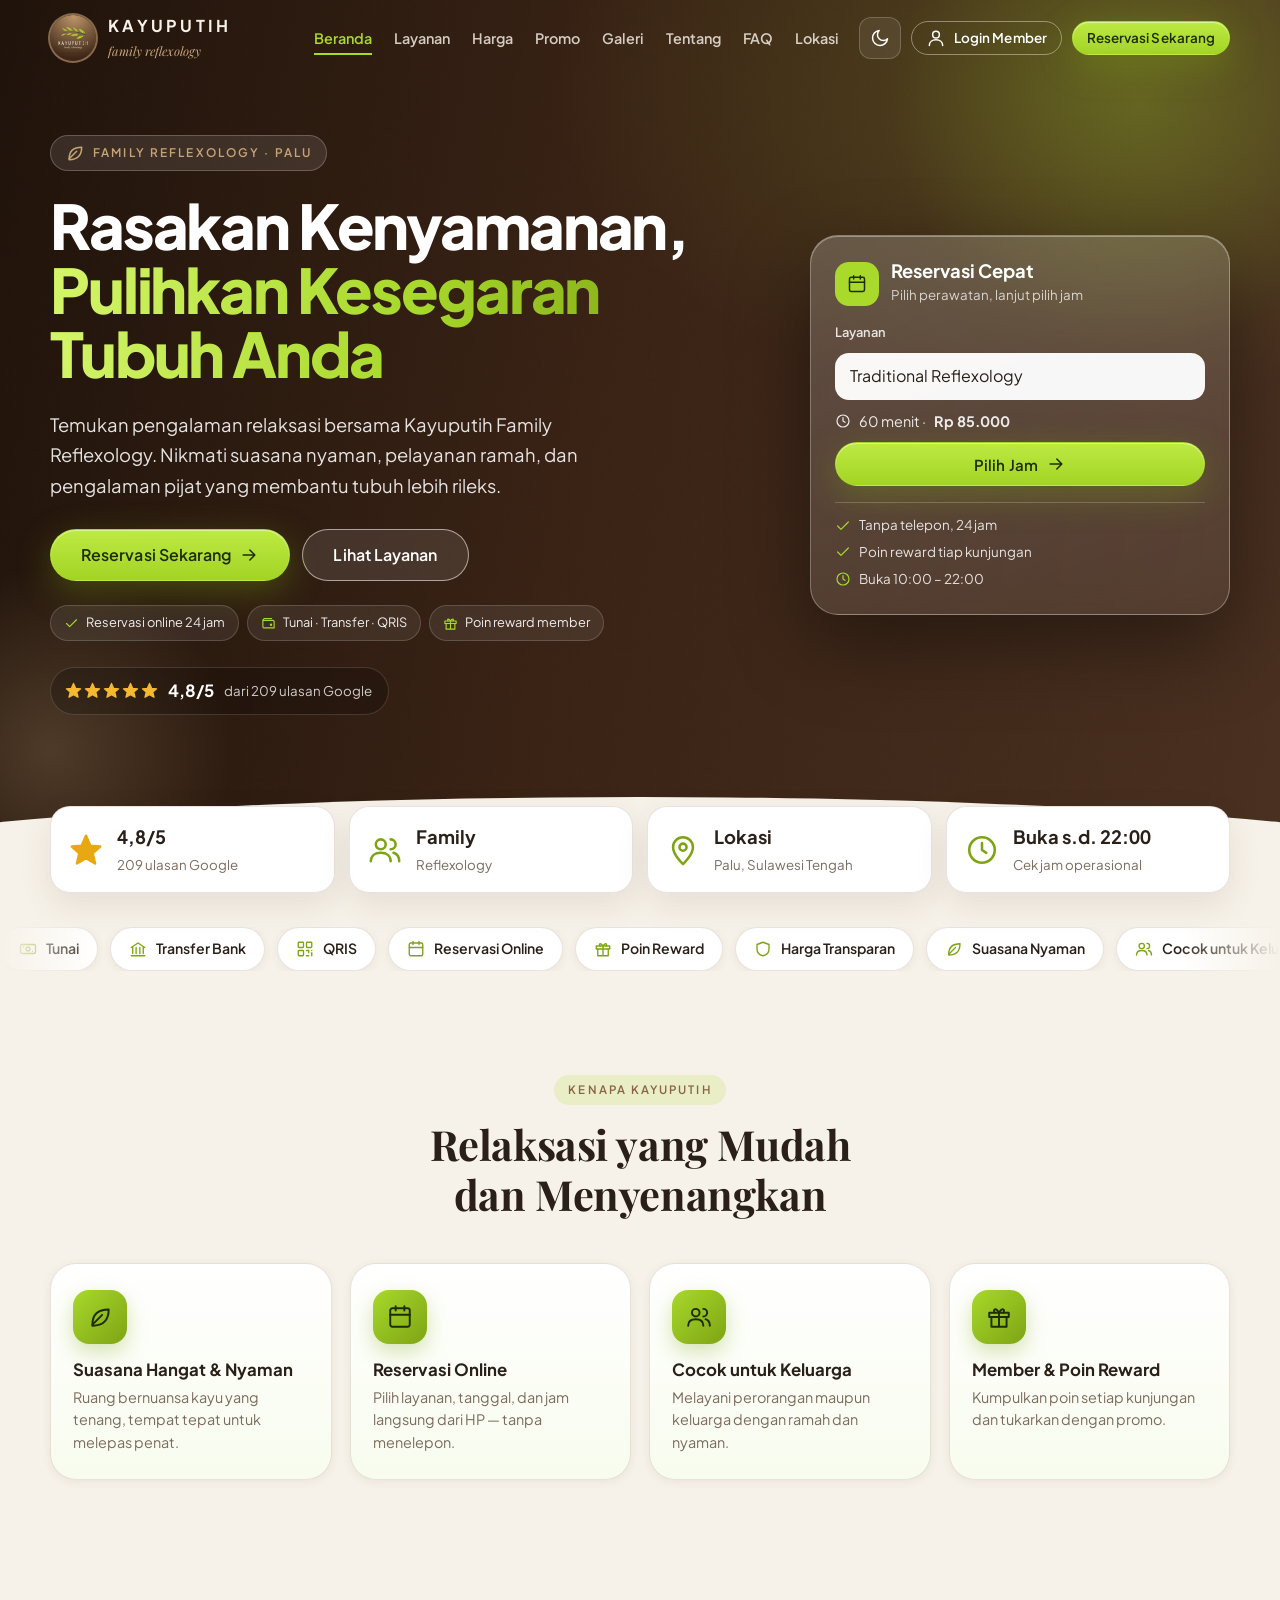
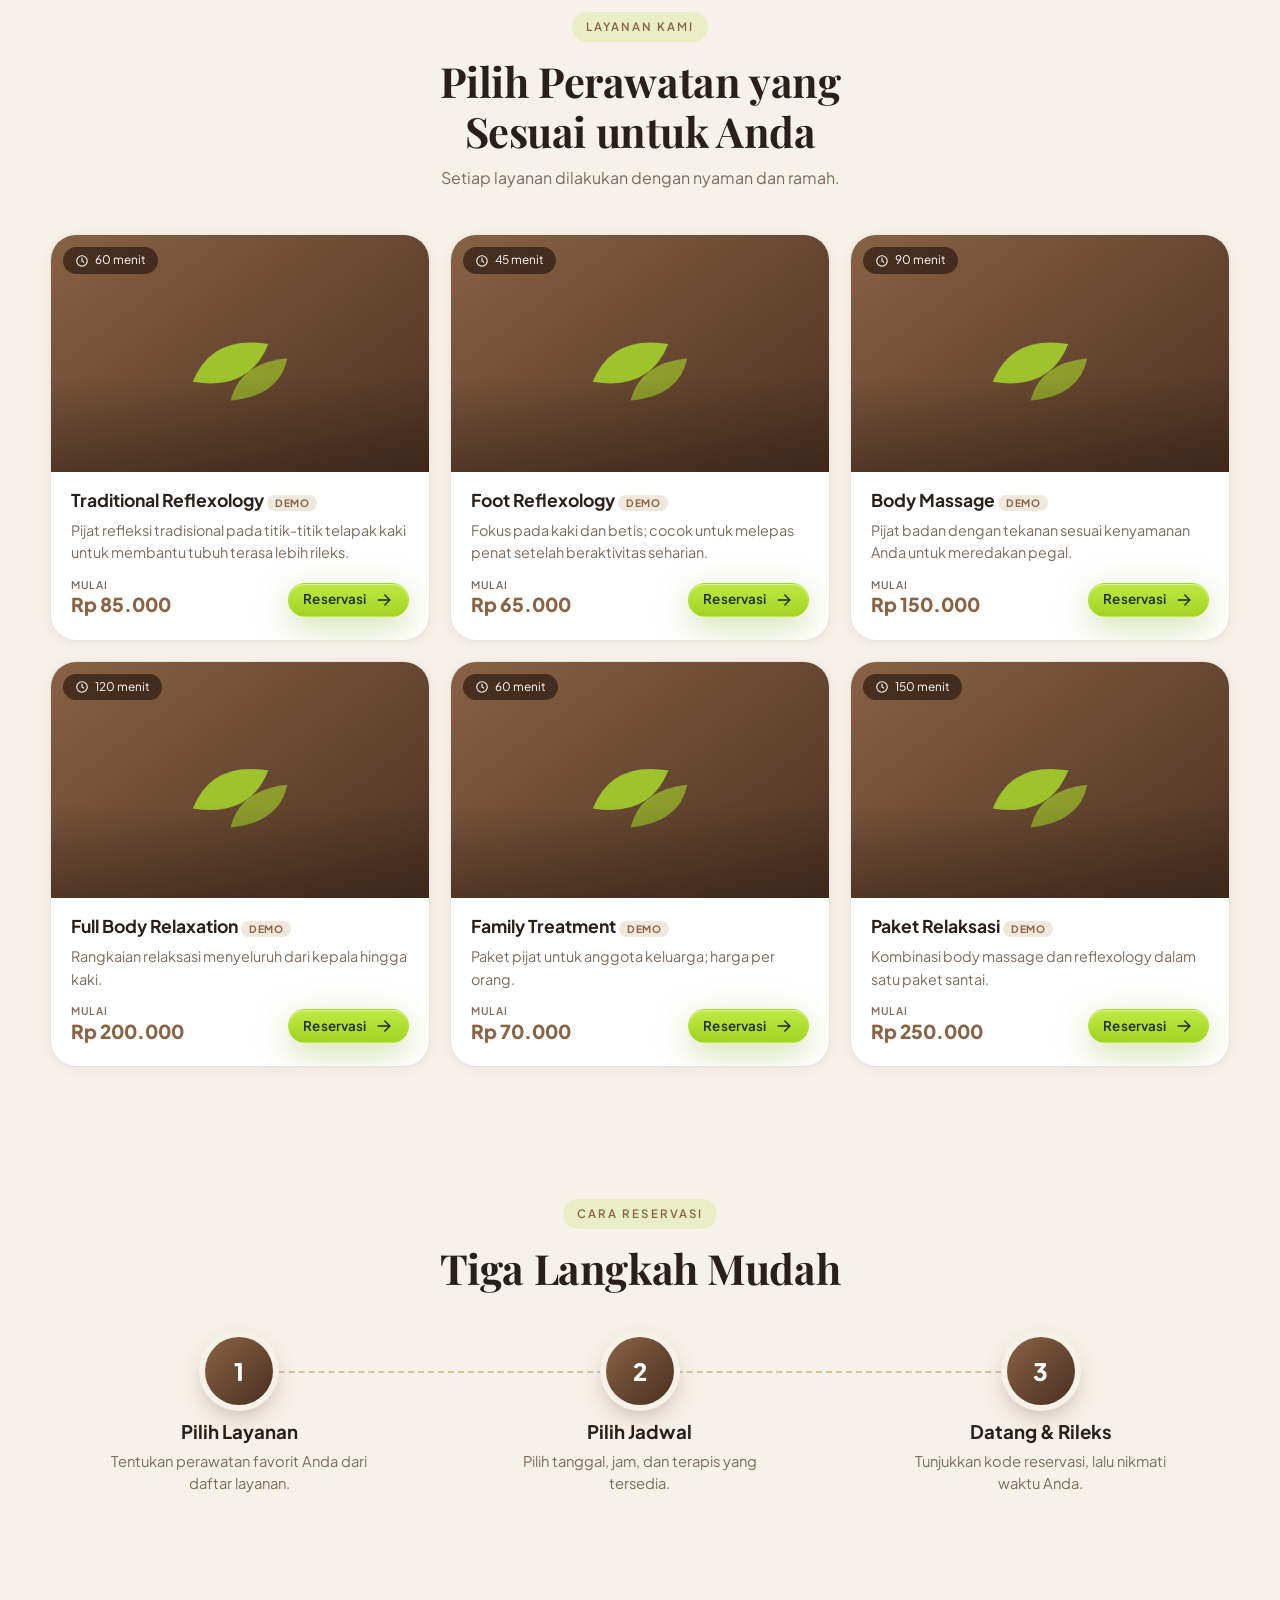
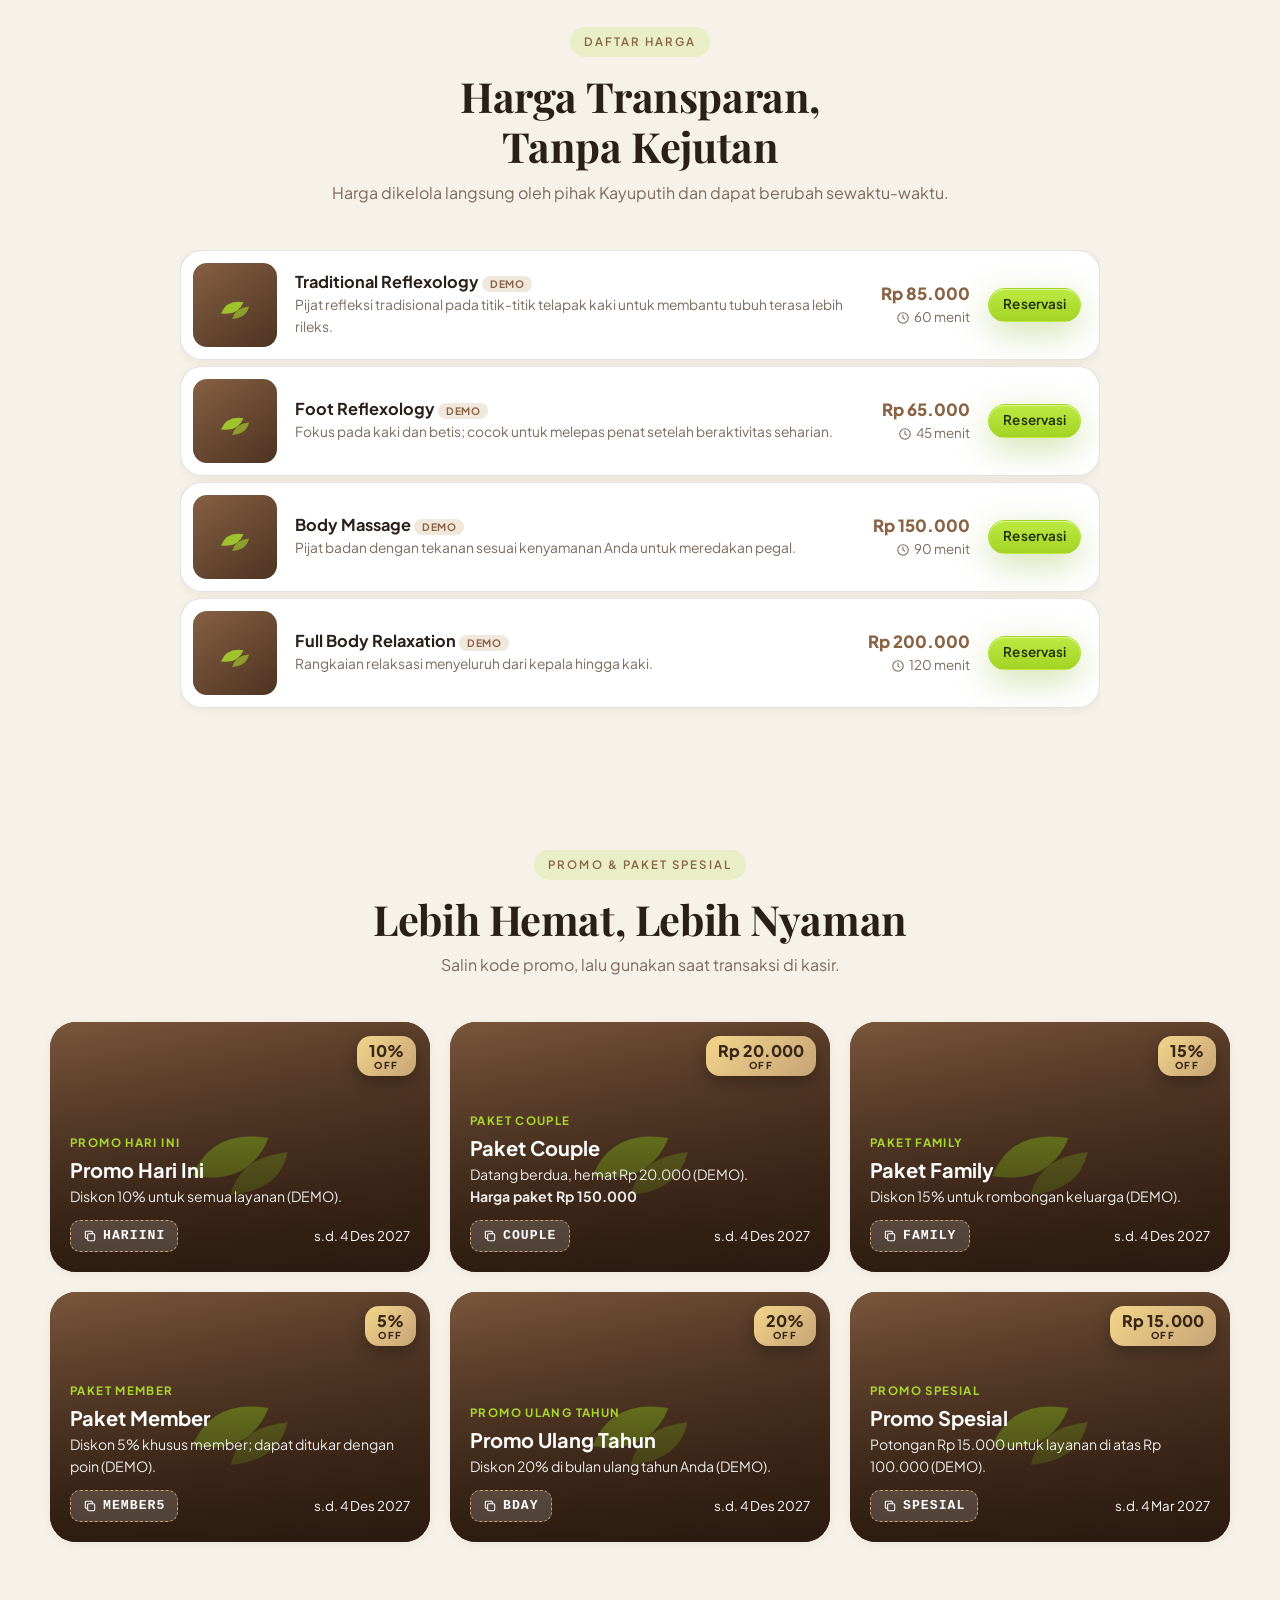
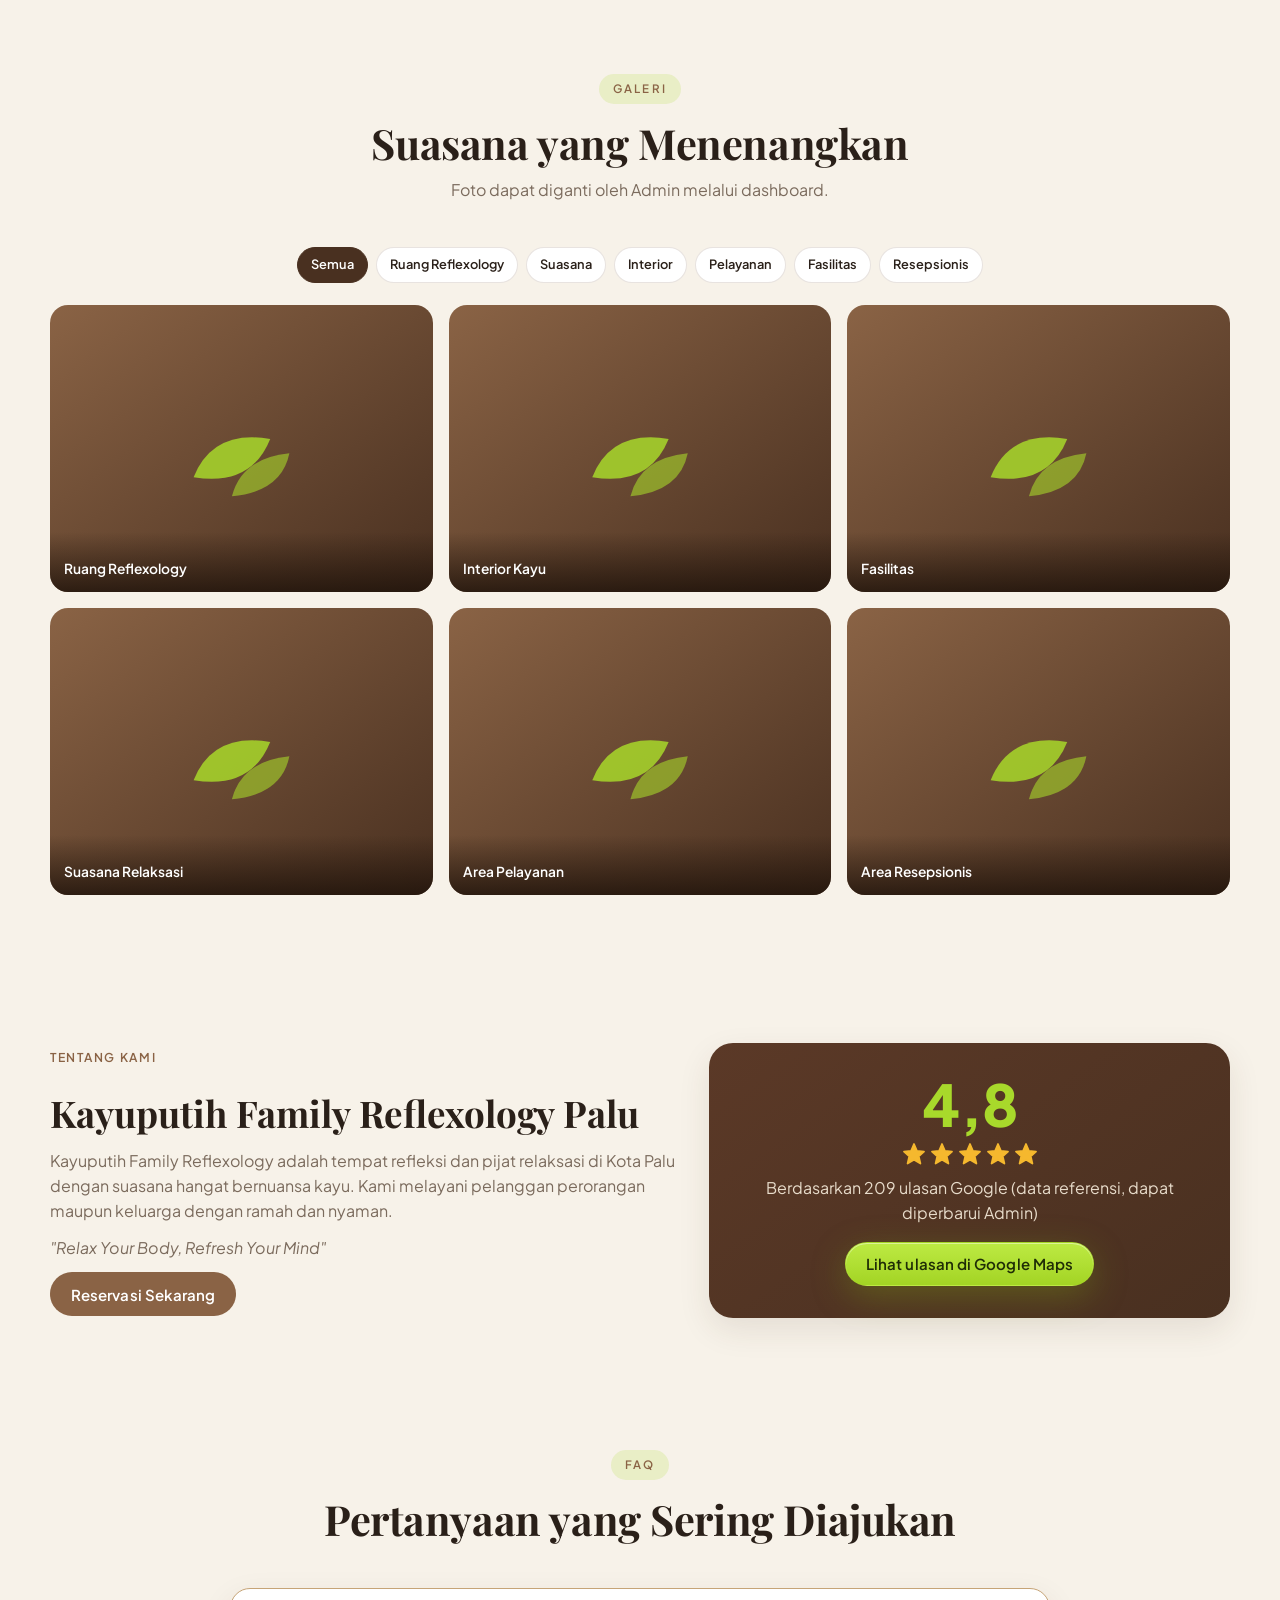
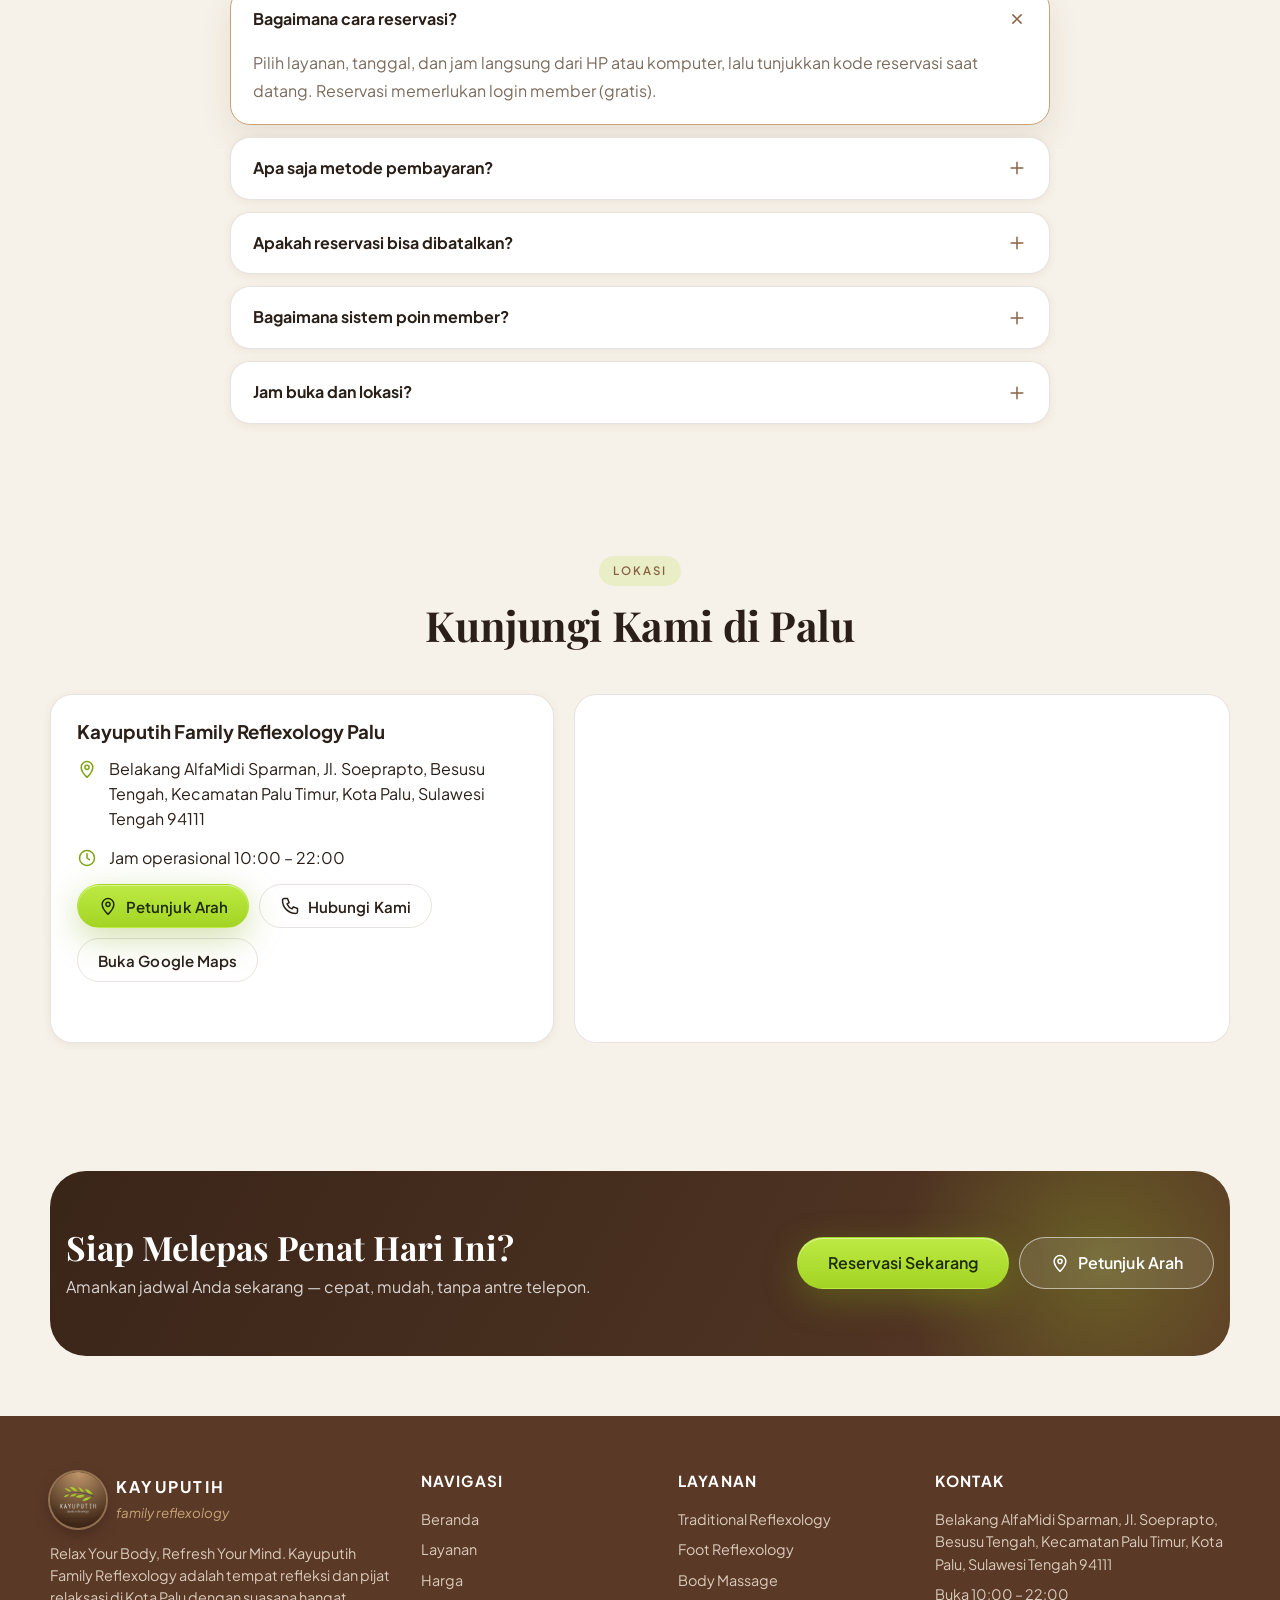
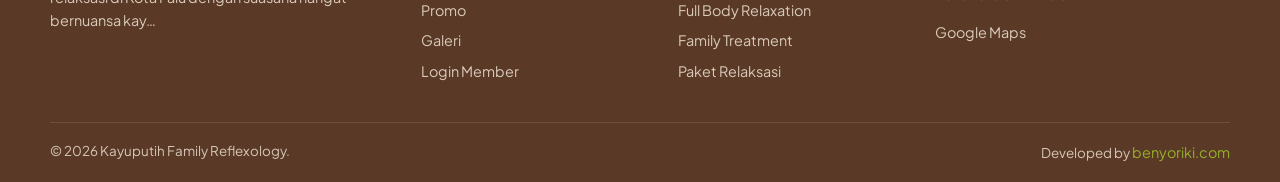
<file: index.html>
<!doctype html>
<html lang="id" data-theme="light">
<head>
<meta charset="utf-8">
<meta name="viewport" content="width=device-width, initial-scale=1, viewport-fit=cover">
<title>Kayuputih Family Reflexology Palu — Waktunya Tubuh Anda Relaks</title>
<meta name="description" content="Pijat refleksi & relaksasi nyaman untuk keluarga di Palu. Suasana hangat, terapis ramah, harga transparan. Reservasi online 24 jam, bayar tunai/transfer/QRIS, kumpulkan poin member. ⭐ 4,8/5 dari 209 ulasan Google.">
<meta name="theme-color" content="#493020">
<link rel="canonical" href="https://benyoriki.github.io/Pijat/">
<meta property="og:type" content="website">
<meta property="og:site_name" content="Kayuputih Family Reflexology Palu">
<meta property="og:locale" content="id_ID">
<meta property="og:url" content="https://benyoriki.github.io/Pijat/">
<meta property="og:title" content="🌿 Waktunya Tubuh Anda Relaks — Kayuputih Family Reflexology Palu">
<meta property="og:description" content="Pijat refleksi &amp; relaksasi nyaman untuk keluarga. ✓ Reservasi online 24 jam ✓ Tunai · Transfer · QRIS ✓ Poin reward member. ⭐ 4,8/5 (209 ulasan Google). Pesan sekarang!">
<meta property="og:image" content="https://benyoriki.github.io/Pijat/og-image.jpg">
<meta property="og:image:secure_url" content="https://benyoriki.github.io/Pijat/og-image.jpg">
<meta property="og:image:type" content="image/jpeg">
<meta property="og:image:width" content="1200">
<meta property="og:image:height" content="627">
<meta property="og:image:alt" content="Kayuputih Family Reflexology Palu — Waktunya tubuh Anda relaks">
<meta name="twitter:card" content="summary_large_image">
<meta name="twitter:title" content="Waktunya Tubuh Anda Relaks — Kayuputih Family Reflexology">
<meta name="twitter:description" content="Reflexology &amp; pijat relaksasi di Palu. Reservasi online 24 jam, poin reward member.">
<meta name="twitter:image" content="https://benyoriki.github.io/Pijat/og-image.jpg">

<script>try{document.documentElement.dataset.theme=localStorage.getItem('kp_theme')||'light';if(sessionStorage.getItem('kp_splash'))document.documentElement.classList.add('nosplash')}catch(e){}</script>
<link rel="manifest" href="manifest.webmanifest">
<link rel="icon" type="image/png" href="favicon.png">
<link rel="apple-touch-icon" href="apple-touch-icon.png">
<meta name="apple-mobile-web-app-capable" content="yes">
<meta name="mobile-web-app-capable" content="yes">
<meta name="apple-mobile-web-app-title" content="Kayuputih">
<link rel="preload" as="image" href="logo.png">
<link rel="preconnect" href="https://fonts.googleapis.com"><link rel="preconnect" href="https://fonts.gstatic.com" crossorigin>
<link rel="stylesheet" href="https://fonts.googleapis.com/css2?family=Plus+Jakarta+Sans:wght@400;500;600;700;800&family=Playfair+Display:ital,wght@0,600;0,700;1,600&display=swap">
<script src="pwa.js"></script>
<link rel="stylesheet" href="style.css">
<link rel="stylesheet" href="modern.css">
</head>
<body class="has-mbar">
<!-- Loading screen 4 detik (murni CSS agar selalu tertutup, bahkan bila JS gagal) -->
<div class="splash" id="splash" role="status" aria-live="polite" aria-label="Memuat Kayuputih">
  <i class="sp-leaf l1"></i><i class="sp-leaf l2"></i><i class="sp-leaf l3"></i><i class="sp-leaf l4"></i><i class="sp-leaf l5"></i>
  <div class="sp-c">
    <div class="sp-logo">
      <svg class="sp-ring" viewBox="0 0 120 120" aria-hidden="true"><circle class="trk" cx="60" cy="60" r="55"/><circle class="prg" cx="60" cy="60" r="55" pathLength="100"/></svg>
      <img src="icon-192.png" width="96" height="96" alt="Logo Kayuputih Family Reflexology">
    </div>
    <h2 class="sp-t">KAYUPUTIH</h2>
    <p class="sp-s">family reflexology · palu</p>
    <div class="sp-bar" aria-hidden="true"><i></i></div>
    <small class="sp-msg" id="spMsg">Menyiapkan suasana relaksasi…</small>
  </div>
</div>
<header class="site-header" id="hdr"></header>
<main id="site"></main>
<footer class="foot" id="foot"></footer>
<div class="mbar" id="mbar"></div>
<a class="wa-float" id="waFloat" href="#lokasi" aria-label="Hubungi via WhatsApp" hidden></a>
<script src="database.js"></script>
<script src="components.js"></script>
<script src="auth.js"></script>
<script src="script.js"></script>
</body>
</html>
</file>
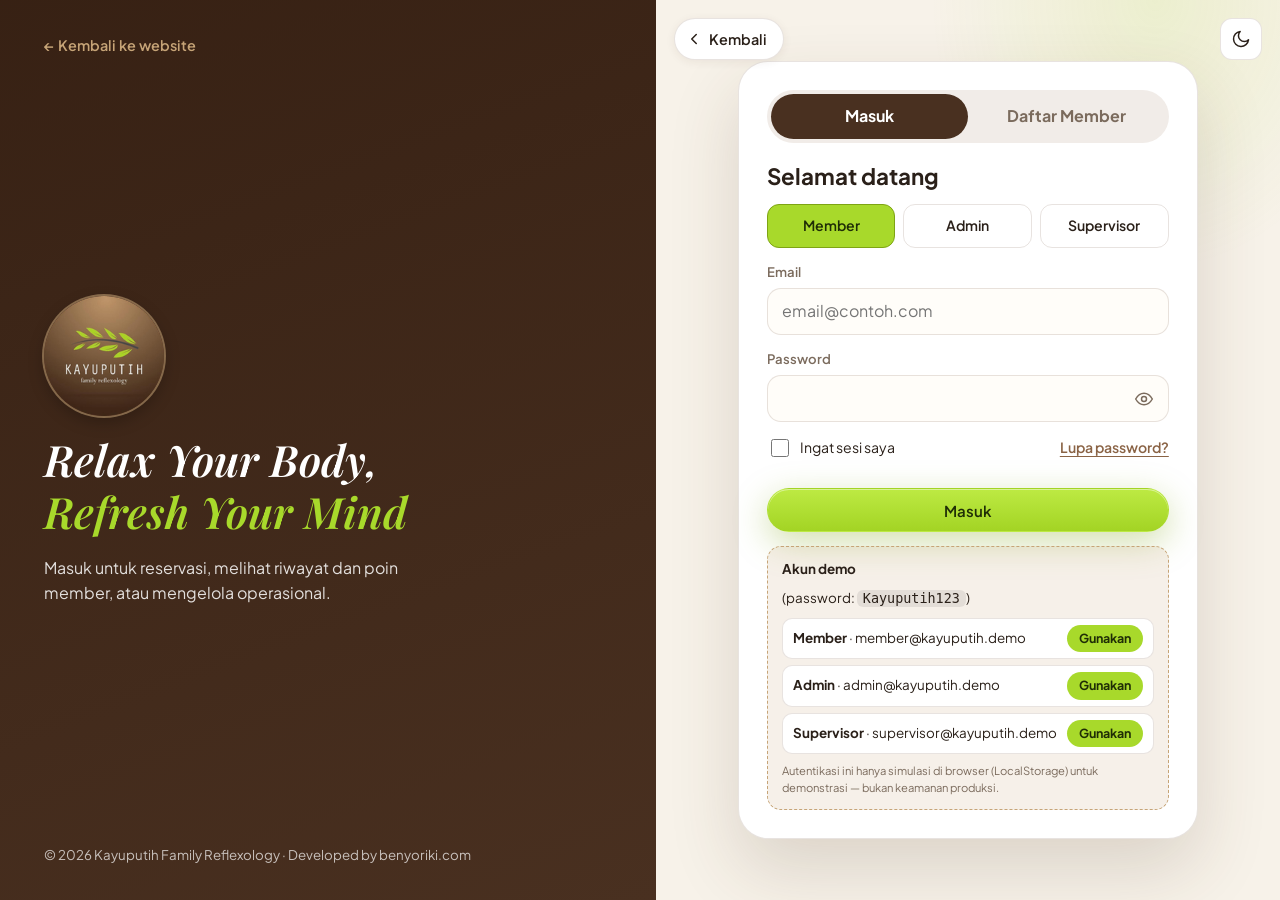
<file: admin.html>
<!doctype html>
<html lang="id" data-theme="light">
<head>
<meta charset="utf-8">
<meta name="viewport" content="width=device-width, initial-scale=1, viewport-fit=cover">
<title>Dashboard Admin · Kayuputih</title>
<meta name="theme-color" content="#493020">
<script>try{document.documentElement.dataset.theme=localStorage.getItem('kp_theme')||'light'}catch(e){}</script>
<link rel="manifest" href="manifest.webmanifest">
<link rel="icon" type="image/png" href="favicon.png">
<link rel="apple-touch-icon" href="apple-touch-icon.png">
<meta name="apple-mobile-web-app-capable" content="yes">
<meta name="mobile-web-app-capable" content="yes">
<meta name="apple-mobile-web-app-title" content="Kayuputih">
<link rel="preconnect" href="https://fonts.googleapis.com"><link rel="preconnect" href="https://fonts.gstatic.com" crossorigin>
<link rel="stylesheet" href="https://fonts.googleapis.com/css2?family=Plus+Jakarta+Sans:wght@400;500;600;700;800&family=Playfair+Display:ital,wght@0,600;0,700;1,600&display=swap">
<script src="pwa.js"></script>
<link rel="stylesheet" href="style.css">
<link rel="stylesheet" href="admin.css">
<link rel="stylesheet" href="modern.css">
</head>
<body>
<div id="app"></div>
<script src="database.js"></script>
<script src="components.js"></script>
<script src="auth.js"></script>
<script src="charts.js"></script>
<script src="receipt.js"></script>
<script src="admin.js"></script>
</body>
</html>
</file>
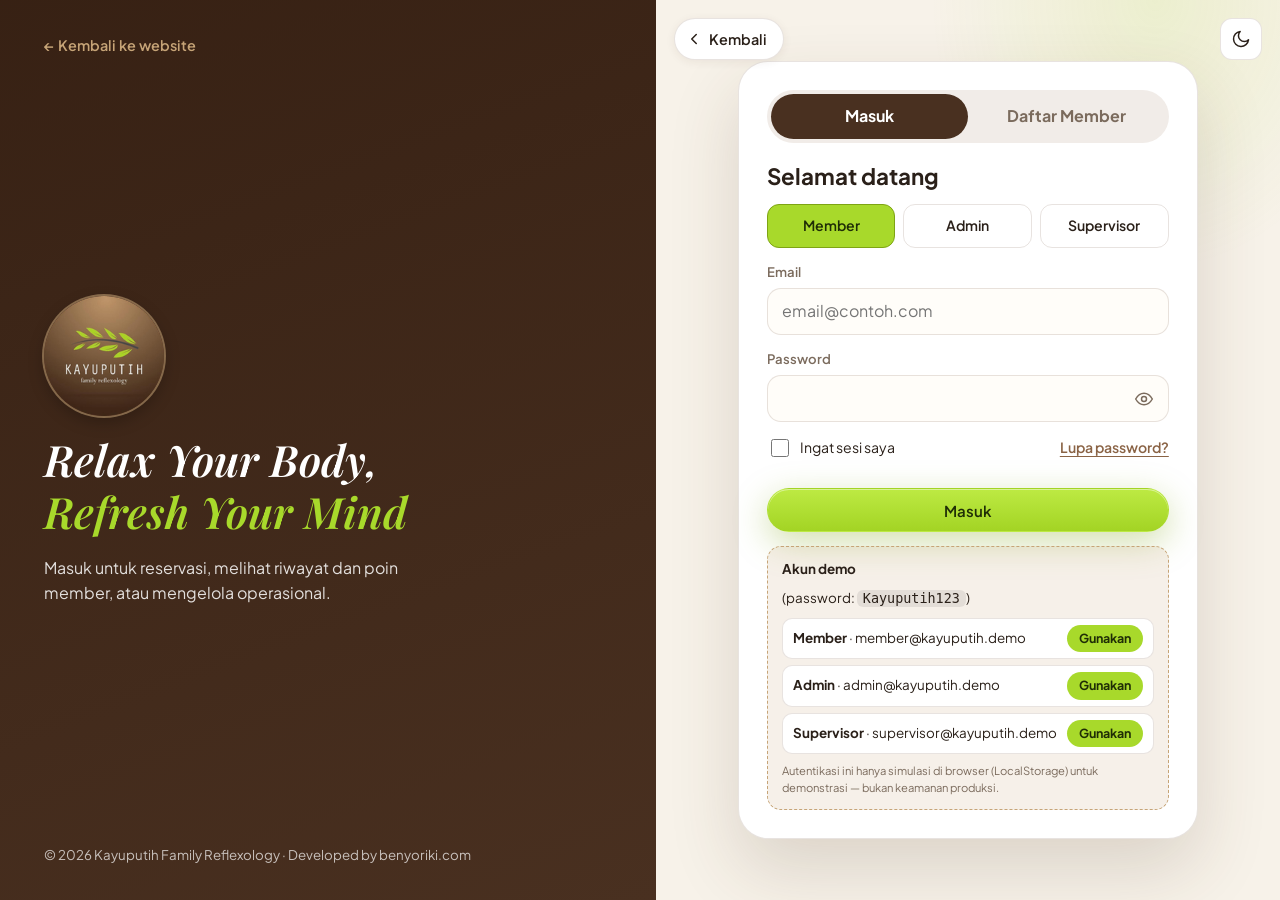
<file: login.html>
<!doctype html>
<html lang="id" data-theme="light">
<head>
<meta charset="utf-8">
<meta name="viewport" content="width=device-width, initial-scale=1, viewport-fit=cover">
<title>Masuk · Kayuputih Family Reflexology</title>
<meta name="theme-color" content="#493020">
<script>try{document.documentElement.dataset.theme=localStorage.getItem('kp_theme')||'light'}catch(e){}</script>
<link rel="manifest" href="manifest.webmanifest">
<link rel="icon" type="image/png" href="favicon.png">
<link rel="apple-touch-icon" href="apple-touch-icon.png">
<meta name="apple-mobile-web-app-capable" content="yes">
<meta name="mobile-web-app-capable" content="yes">
<meta name="apple-mobile-web-app-title" content="Kayuputih">
<link rel="preconnect" href="https://fonts.googleapis.com"><link rel="preconnect" href="https://fonts.gstatic.com" crossorigin>
<link rel="stylesheet" href="https://fonts.googleapis.com/css2?family=Plus+Jakarta+Sans:wght@400;500;600;700;800&family=Playfair+Display:ital,wght@0,600;0,700;1,600&display=swap">
<script src="pwa.js"></script>
<link rel="stylesheet" href="style.css">
<link rel="stylesheet" href="login.css">
<link rel="stylesheet" href="modern.css">
</head>
<body>
<div class="auth">
  <aside class="auth-brand">
    <a href="index.html" class="back">← Kembali ke website</a>
    <div class="ab-c"><div id="bLogo"></div><h1>Relax Your Body,<br><span>Refresh Your Mind</span></h1><p>Masuk untuk reservasi, melihat riwayat dan poin member, atau mengelola operasional.</p></div>
    <small>© 2026 Kayuputih Family Reflexology · Developed by benyoriki.com</small>
  </aside>
  <main class="auth-main">
    <a class="back-btn" href="index.html" id="backBtn" aria-label="Kembali ke website"><svg class="ic" viewBox="0 0 24 24" fill="none" stroke="currentColor" stroke-width="2" stroke-linecap="round" stroke-linejoin="round" aria-hidden="true"><path d="M15 18l-6-6 6-6"/></svg><span>Kembali</span></a>
    <button class="icon-btn theme" data-theme-toggle data-theme-ic aria-label="Ganti tema"></button>
    <div class="auth-card">
      <div class="tabs2" role="tablist"><button class="on" data-tab="login" role="tab">Masuk</button><button data-tab="register" role="tab">Daftar Member</button></div>
      <div id="notice" class="notice" hidden></div>

      <form id="loginForm" class="pane" novalidate>
        <h2>Selamat datang</h2>
        <div class="roles" role="radiogroup" aria-label="Pilih akses">
          <label><input type="radio" name="role" value="member" checked><span>Member</span></label>
          <label><input type="radio" name="role" value="admin"><span>Admin</span></label>
          <label><input type="radio" name="role" value="supervisor"><span>Supervisor</span></label>
        </div>
        <div class="field"><label for="email">Email</label><input class="input" id="email" type="email" autocomplete="username" placeholder="email@contoh.com" required></div>
        <div class="field"><label for="password">Password</label><div class="pw"><input class="input" id="password" type="password" autocomplete="current-password" required><button type="button" class="eye" data-eye aria-label="Tampilkan password"></button></div></div>
        <div class="between"><label class="chk"><input type="checkbox" id="remember"> Ingat sesi saya</label><button type="button" class="link" data-tab="forgot">Lupa password?</button></div>
        <div class="form-err" id="loginErr" role="alert"></div>
        <button class="btn btn-primary btn-block" type="submit">Masuk</button>
        <div class="demo"><b>Akun demo</b> <span>(password: <code>Kayuputih123</code>)</span><div id="demoList"></div><small>Autentikasi ini hanya simulasi di browser (LocalStorage) untuk demonstrasi — bukan keamanan produksi.</small></div>
      </form>

      <form id="regForm" class="pane" novalidate hidden>
        <h2>Daftar Member Baru</h2>
        <div class="field"><label for="rName">Nama lengkap</label><input class="input" id="rName" autocomplete="name" required></div>
        <div class="two"><div class="field"><label for="rPhone">Nomor HP</label><input class="input" id="rPhone" type="tel" autocomplete="tel" placeholder="081234567890" required></div><div class="field"><label for="rBirth">Tanggal lahir (opsional)</label><input class="input" id="rBirth" type="date"></div></div>
        <div class="field"><label for="rEmail">Email</label><input class="input" id="rEmail" type="email" autocomplete="email" required></div>
        <div class="two"><div class="field"><label for="rPass">Password</label><input class="input" id="rPass" type="password" autocomplete="new-password" required><small class="hint">Min. 8 karakter, huruf dan angka</small></div><div class="field"><label for="rConf">Ulangi password</label><input class="input" id="rConf" type="password" autocomplete="new-password" required></div></div>
        <div class="form-err" id="regErr" role="alert"></div>
        <button class="btn btn-primary btn-block" type="submit">Buat Akun</button>
      </form>

      <form id="forgotForm" class="pane" novalidate hidden>
        <h2>Lupa Password</h2>
        <p class="muted small">Simulasi lokal: kode 6 digit dibuat di browser dan ditampilkan di layar (tanpa server email). Pada versi produksi kode dikirim lewat email/WhatsApp.</p>
        <div id="fStep1"><div class="field"><label for="fEmail">Email akun</label><input class="input" id="fEmail" type="email" required></div><button class="btn btn-primary btn-block" type="button" id="fSend">Buat Kode Reset</button></div>
        <div id="fStep2" hidden><div class="notice ok" id="fCode"></div><div class="field"><label for="fCodeIn">Kode reset</label><input class="input" id="fCodeIn" inputmode="numeric" maxlength="6"></div><div class="field"><label for="fNew">Password baru</label><input class="input" id="fNew" type="password" autocomplete="new-password"></div><button class="btn btn-primary btn-block" type="button" id="fDone">Simpan Password Baru</button></div>
        <div class="form-err" id="fErr" role="alert"></div>
        <button type="button" class="link" data-tab="login">← Kembali ke login</button>
      </form>
    </div>
  </main>
</div>
<script src="database.js"></script>
<script src="components.js"></script>
<script src="auth.js"></script>
<script src="login.js"></script>
</body>
</html>
</file>
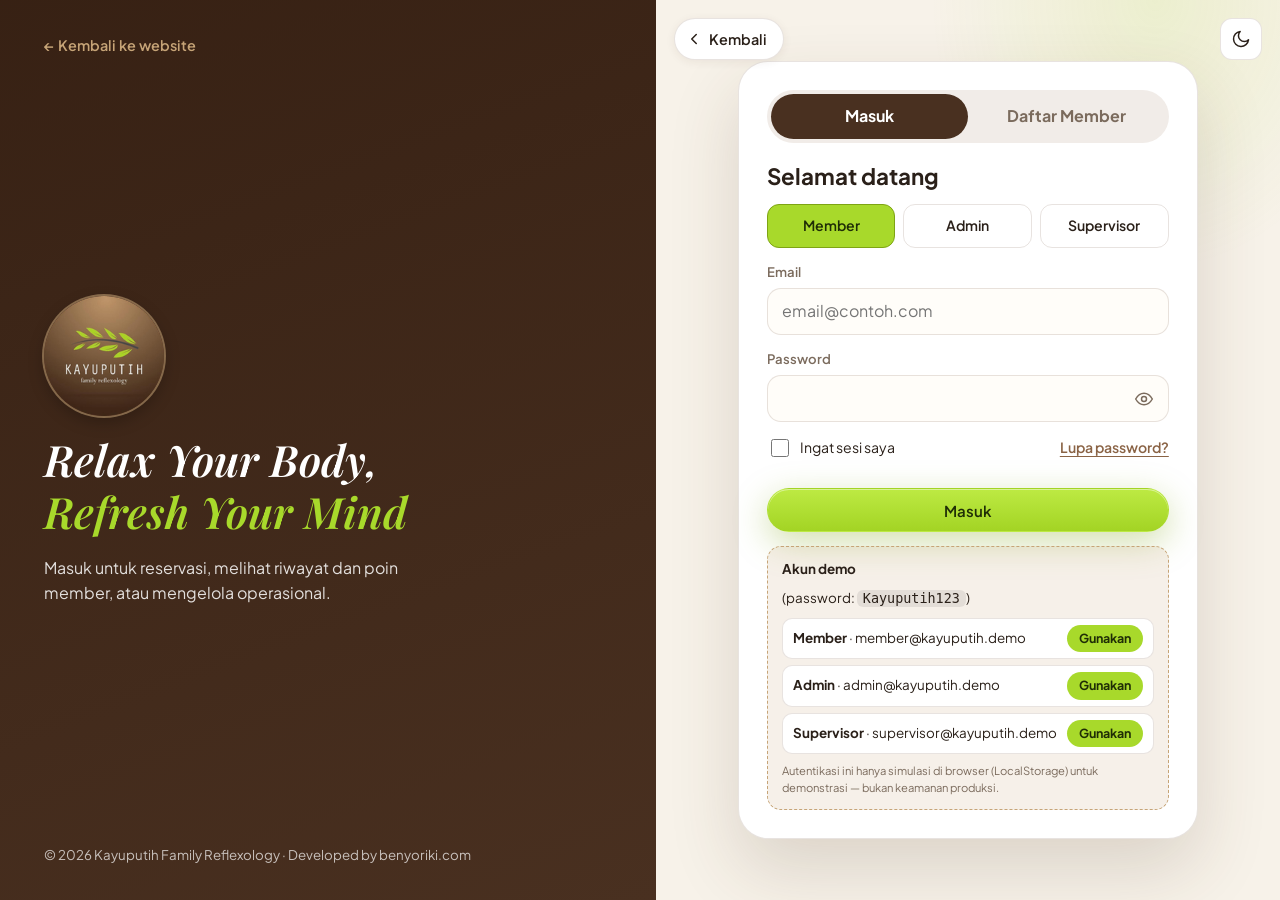
<file: member.html>
<!doctype html>
<html lang="id" data-theme="light">
<head>
<meta charset="utf-8">
<meta name="viewport" content="width=device-width, initial-scale=1, viewport-fit=cover">
<title>Dashboard Member · Kayuputih</title>
<meta name="theme-color" content="#493020">
<script>try{document.documentElement.dataset.theme=localStorage.getItem('kp_theme')||'light'}catch(e){}</script>
<link rel="manifest" href="manifest.webmanifest">
<link rel="icon" type="image/png" href="favicon.png">
<link rel="apple-touch-icon" href="apple-touch-icon.png">
<meta name="apple-mobile-web-app-capable" content="yes">
<meta name="mobile-web-app-capable" content="yes">
<meta name="apple-mobile-web-app-title" content="Kayuputih">
<link rel="preconnect" href="https://fonts.googleapis.com"><link rel="preconnect" href="https://fonts.gstatic.com" crossorigin>
<link rel="stylesheet" href="https://fonts.googleapis.com/css2?family=Plus+Jakarta+Sans:wght@400;500;600;700;800&family=Playfair+Display:ital,wght@0,600;0,700;1,600&display=swap">
<script src="pwa.js"></script>
<link rel="stylesheet" href="style.css">
<link rel="stylesheet" href="member.css">
<link rel="stylesheet" href="modern.css">
</head>
<body>
<div id="app"></div>
<script src="database.js"></script>
<script src="components.js"></script>
<script src="auth.js"></script>
<script src="receipt.js"></script>
<script src="member.js"></script>
</body>
</html>
</file>
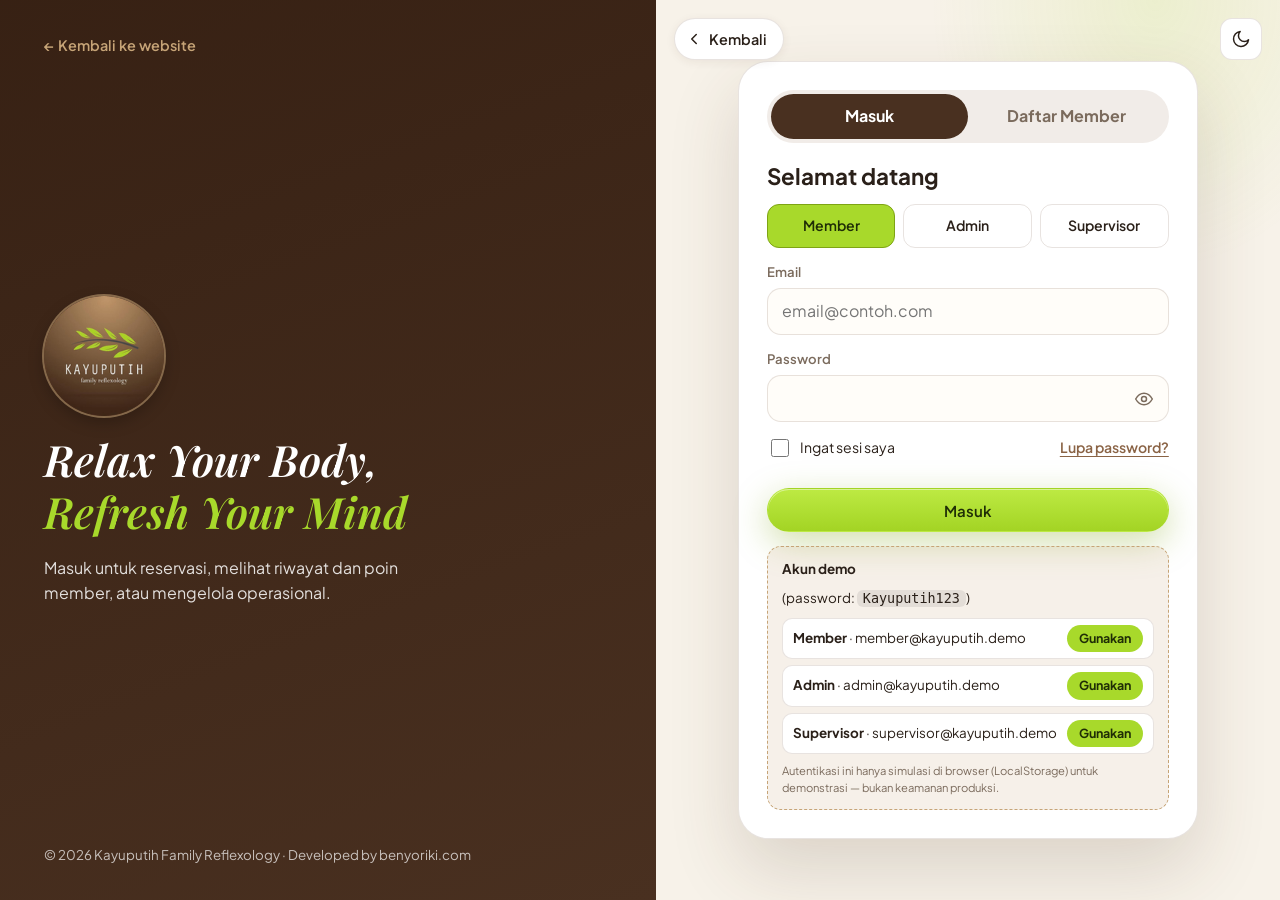
<file: supervisor.html>
<!doctype html>
<html lang="id" data-theme="light">
<head>
<meta charset="utf-8">
<meta name="viewport" content="width=device-width, initial-scale=1, viewport-fit=cover">
<title>Dashboard Supervisor · Kayuputih</title>
<meta name="theme-color" content="#493020">
<script>try{document.documentElement.dataset.theme=localStorage.getItem('kp_theme')||'light'}catch(e){}</script>
<link rel="manifest" href="manifest.webmanifest">
<link rel="icon" type="image/png" href="favicon.png">
<link rel="apple-touch-icon" href="apple-touch-icon.png">
<meta name="apple-mobile-web-app-capable" content="yes">
<meta name="mobile-web-app-capable" content="yes">
<meta name="apple-mobile-web-app-title" content="Kayuputih">
<link rel="preconnect" href="https://fonts.googleapis.com"><link rel="preconnect" href="https://fonts.gstatic.com" crossorigin>
<link rel="stylesheet" href="https://fonts.googleapis.com/css2?family=Plus+Jakarta+Sans:wght@400;500;600;700;800&family=Playfair+Display:ital,wght@0,600;0,700;1,600&display=swap">
<script src="pwa.js"></script>
<link rel="stylesheet" href="style.css">
<link rel="stylesheet" href="supervisor.css">
<link rel="stylesheet" href="modern.css">
</head>
<body>
<div id="app"></div>
<script src="database.js"></script>
<script src="components.js"></script>
<script src="auth.js"></script>
<script src="charts.js"></script>
<script src="supervisor.js"></script>
</body>
</html>
</file>
<file: style.css>
/* =====================================================================
   style.css — Design system Kayuputih (landing + komponen dashboard)
   Palet: Dark Wood #493020 · Deep Brown #5B3927 · Bronze #8A6345 ·
   Champagne Gold #C6A477 · Ivory #F7F2E9 · Warm White #FFFCF7 ·
   Leaf Green #A8D92B · Charcoal #20201E
   ===================================================================== */
:root{--dark:#493020;--deep:#5B3927;--bronze:#8A6345;--gold:#C6A477;--ivory:#F7F2E9;--warm:#FFFCF7;--leaf:#A8D92B;--leaf-d:#7ea414;--char:#20201E;
--bg:#F7F2E9;--bg2:#FFFCF7;--surface:#fff;--text:#2a2019;--muted:#7b6b5d;--line:rgba(91,57,39,.14);--shadow:0 12px 32px rgba(73,48,32,.10);--shadow-s:0 2px 10px rgba(73,48,32,.07);--r:16px;--ok:#4f8a4b;--warn:#c27a14;--bad:#c0392b;--info:#2f6f8f;--input:#fffdf9;--font:'Plus Jakarta Sans','Inter','Segoe UI',system-ui,-apple-system,Roboto,sans-serif;--serif:'Playfair Display',Georgia,'Times New Roman',serif}
[data-theme=dark]{--bg:#16100c;--bg2:#1c1410;--surface:#251a14;--text:#f3ebe0;--muted:#b7a490;--line:rgba(198,164,119,.18);--shadow:0 12px 32px rgba(0,0,0,.45);--shadow-s:0 2px 10px rgba(0,0,0,.35);--input:#1d1410;--ok:#86c27f;--warn:#e0a24a;--bad:#e87a6c;--info:#6db6d6}
*{box-sizing:border-box}html{scroll-behavior:smooth;-webkit-text-size-adjust:100%}
body{margin:0;font-family:var(--font);background:var(--bg);color:var(--text);line-height:1.55;overflow-x:hidden;transition:background .3s,color .3s}
img{max-width:100%;display:block}a{color:inherit;text-decoration:none}button{font:inherit;cursor:pointer}h1,h2,h3,h4{margin:0;line-height:1.2}p{margin:0}
.muted{color:var(--muted)}.grow{flex:1}.row{display:flex;gap:10px;flex-wrap:wrap;align-items:center}.r{text-align:right}.noscroll{overflow:hidden}[hidden]{display:none!important}
:focus-visible{outline:3px solid var(--leaf);outline-offset:2px;border-radius:8px}
.ic{width:20px;height:20px;flex:none}.ic.big{width:44px;height:44px;opacity:.5}
.container{width:min(1180px,100% - 32px);margin-inline:auto}

/* ---------- logo ---------- */
.logo{--s:60px;width:var(--s);height:var(--s);border-radius:50%;flex:none;display:grid;place-content:center;justify-items:center;text-align:center;color:#fff;font-size:calc(var(--s)/11);box-shadow:0 0 0 2px rgba(198,164,119,.55),0 6px 16px rgba(0,0,0,.25)}
.logo svg{width:62%;margin-bottom:-.2em}.logo b{font:600 .95em/1 var(--font);letter-spacing:.22em;margin-left:.22em}.logo i{font:italic .78em/1.3 var(--serif);opacity:.9}.logo.mini svg{width:70%}
.logo-img{border-radius:50%;object-fit:cover;flex:none;box-shadow:0 0 0 2px rgba(198,164,119,.55),0 6px 16px rgba(0,0,0,.25);background:#5B3927}

/* ---------- tombol & form ---------- */
.btn{display:inline-flex;align-items:center;justify-content:center;gap:8px;min-height:44px;padding:0 20px;border-radius:999px;border:1.5px solid transparent;font-weight:600;font-size:.94rem;transition:transform .15s,box-shadow .2s,background .2s,border-color .2s;white-space:nowrap}
.btn:hover{transform:translateY(-1px)}.btn:active{transform:scale(.98)}.btn:disabled{opacity:.5;pointer-events:none}
.btn-primary{background:var(--leaf);color:#1f2d06;box-shadow:0 6px 16px rgba(126,164,20,.3)}.btn-primary:hover{background:#b8e840;box-shadow:0 8px 22px rgba(126,164,20,.4)}
.btn-bronze{background:var(--bronze);color:#fff}.btn-bronze:hover{background:var(--deep)}
.btn-ghost{background:transparent;color:var(--text);border-color:var(--line)}.btn-ghost:hover{border-color:var(--bronze);background:rgba(138,99,69,.07)}
.btn-light{background:rgba(255,255,255,.1);color:#fff;border-color:rgba(255,255,255,.55)}.btn-light:hover{background:rgba(255,255,255,.2)}
.btn-danger{background:var(--bad);color:#fff}.btn-sm{min-height:34px;padding:0 14px;font-size:.84rem}.btn-block{width:100%}
.icon-btn{width:42px;height:42px;border-radius:12px;border:1px solid var(--line);background:var(--surface);color:var(--text);display:grid;place-items:center;position:relative;transition:background .2s,transform .15s}.icon-btn:hover{background:rgba(138,99,69,.1)}
.link{background:none;border:0;color:var(--bronze);font-weight:600;padding:0;text-decoration:underline;text-underline-offset:3px}[data-theme=dark] .link{color:var(--gold)}
.input{width:100%;min-height:44px;padding:10px 14px;border-radius:12px;border:1.5px solid var(--line);background:var(--input);color:var(--text);font:inherit;transition:border-color .2s,box-shadow .2s}
textarea.input{resize:vertical;min-height:80px}.input:focus{outline:none;border-color:var(--leaf-d);box-shadow:0 0 0 3px rgba(168,217,43,.3)}.input.bad{border-color:var(--bad)}
select.input{appearance:none;background-image:url("data:image/svg+xml;utf8,<svg xmlns='http://www.w3.org/2000/svg' width='12' height='8' fill='none' stroke='%238A6345' stroke-width='2'><path d='M1 1l5 5 5-5'/></svg>");background-repeat:no-repeat;background-position:right 14px center;padding-right:36px}
.form-grid{display:grid;grid-template-columns:repeat(2,1fr);gap:14px}.field{display:flex;flex-direction:column;gap:6px;min-width:0}.field.span-2{grid-column:1/-1}.field label,.filters label{font-size:.82rem;font-weight:600;color:var(--muted)}.field label em{color:var(--bad);font-style:normal}
.field.check{flex-direction:row;align-items:center;gap:10px;font-weight:600}.field.check input{width:20px;height:20px;accent-color:var(--leaf-d)}
.err{color:var(--bad);font-size:.78rem;min-height:0}.hint{color:var(--muted);font-size:.76rem}.form-err{grid-column:1/-1;color:var(--bad);font-weight:600;font-size:.88rem}
.days{display:flex;gap:6px;flex-wrap:wrap}.days label{position:relative}.days input{position:absolute;opacity:0}.days span{display:grid;place-items:center;width:42px;height:38px;border-radius:10px;border:1.5px solid var(--line);font-weight:600;font-size:.82rem;color:var(--text);cursor:pointer}.days input:checked+span{background:var(--leaf);border-color:var(--leaf-d);color:#1f2d06}.days input:focus-visible+span{outline:3px solid var(--leaf)}
.imgfield{display:flex;gap:12px;align-items:center}.imgfield img{width:76px;height:76px;border-radius:12px;object-fit:cover;border:1px solid var(--line);flex:none}.imgfield>div{flex:1;display:flex;flex-direction:column;gap:8px;min-width:0;align-items:flex-start}.imgfield .input{min-height:38px}

/* ---------- badge, avatar, kartu ---------- */
.badge{display:inline-flex;align-items:center;padding:3px 11px;border-radius:999px;font-size:.74rem;font-weight:700;white-space:nowrap;background:rgba(138,99,69,.14);color:var(--bronze)}
.b-pending{background:rgba(194,122,20,.15);color:var(--warn)}.b-confirmed,.b-info{background:rgba(47,111,143,.15);color:var(--info)}.b-serving{background:rgba(168,217,43,.28);color:#4d6d0a}[data-theme=dark] .b-serving{color:var(--leaf)}.b-done,.b-lunas,.b-active,.b-ok{background:rgba(79,138,75,.17);color:var(--ok)}.b-cancelled,.b-belum,.b-inactive,.b-bad{background:rgba(192,57,43,.14);color:var(--bad)}.b-demo{background:rgba(198,164,119,.25);color:var(--bronze);font-size:.64rem;padding:2px 8px;letter-spacing:.06em}
.avatar{width:44px;height:44px;border-radius:50%;object-fit:cover;display:inline-grid;place-items:center;background:linear-gradient(135deg,var(--bronze),var(--dark));color:#fff;font-weight:700;flex:none;border:2px solid rgba(198,164,119,.6)}.avatar.sm{width:36px;height:36px;font-size:.8rem}.avatar.lg{width:76px;height:76px;font-size:1.4rem}
.card{background:var(--surface);border:1px solid var(--line);border-radius:var(--r);box-shadow:var(--shadow-s);padding:20px;margin-bottom:18px;transition:box-shadow .25s,transform .25s}
.card-h{display:flex;justify-content:space-between;align-items:center;gap:10px;margin-bottom:14px;flex-wrap:wrap}.card-h h3{font-size:1.05rem}
.empty{text-align:center;padding:36px 16px;color:var(--muted);display:flex;flex-direction:column;align-items:center;gap:10px}.empty.small{padding:14px}
.pager{display:flex;justify-content:space-between;align-items:center;gap:10px;margin-top:14px;font-size:.84rem;color:var(--muted)}

/* ---------- tabel (jadi kartu di layar kecil) ---------- */
.tbl-wrap{overflow-x:auto;margin:0 -4px;padding:0 4px}.tbl{width:100%;border-collapse:collapse;font-size:.9rem}
.tbl th{text-align:left;font-size:.74rem;text-transform:uppercase;letter-spacing:.06em;color:var(--muted);padding:10px 12px;border-bottom:1.5px solid var(--line);white-space:nowrap}
.tbl td{padding:12px;border-bottom:1px solid var(--line);vertical-align:middle}.tbl tr:hover td{background:rgba(138,99,69,.05)}.tbl th.r,.tbl td.r{text-align:right}.tbl td.act{white-space:nowrap;text-align:right}
.tbl .name{display:flex;align-items:center;gap:10px;text-align:left}.tbl .name small{display:block;color:var(--muted)}
.mini-btns{display:inline-flex;gap:6px;flex-wrap:wrap;justify-content:flex-end}
.mini-btns .btn{min-height:32px;padding:0 12px;font-size:.78rem}.mini-btns .ic{width:16px;height:16px}

/* ---------- modal, toast ---------- */
.modal-back{position:fixed;inset:0;background:rgba(32,22,14,.6);backdrop-filter:blur(3px);display:grid;place-items:center;padding:16px;z-index:200;opacity:0;transition:opacity .2s}.modal-back.in{opacity:1}
.modal{background:var(--surface);color:var(--text);border-radius:20px;width:min(560px,100%);max-height:calc(100dvh - 32px);display:flex;flex-direction:column;box-shadow:0 30px 80px rgba(0,0,0,.4);transform:translateY(14px) scale(.98);transition:transform .25s}
.modal-back.in .modal{transform:none}.modal.sm{width:min(420px,100%)}.modal.md{width:min(440px,100%)}.modal.lg{width:min(780px,100%)}
.modal-h{display:flex;justify-content:space-between;align-items:center;padding:16px 20px;border-bottom:1px solid var(--line)}.modal-h h3{font-size:1.1rem}
.modal-b{padding:20px;overflow:auto}.modal-f{padding:14px 20px;border-top:1px solid var(--line);display:flex;justify-content:flex-end;gap:10px;flex-wrap:wrap}
.confirm-msg{line-height:1.6}.rc-frame{width:100%;height:min(520px,62dvh);border:1px solid var(--line);border-radius:12px;background:#f2eee6}
.toasts{position:fixed;right:16px;bottom:16px;display:flex;flex-direction:column;gap:10px;z-index:400;max-width:calc(100vw - 32px)}
.toast{display:flex;gap:10px;align-items:center;background:var(--dark);color:#fff;padding:12px 16px;border-radius:14px;box-shadow:var(--shadow);transform:translateY(16px);opacity:0;transition:.3s;border-left:4px solid var(--leaf);font-size:.9rem}
.toast.in{transform:none;opacity:1}.toast.err{border-color:#ff7a6b}.toast.info{border-color:var(--gold)}
.skel-wrap{display:grid;gap:16px}.skel{border-radius:16px;min-height:96px;background:linear-gradient(90deg,var(--surface) 25%,rgba(198,164,119,.2) 50%,var(--surface) 75%);background-size:200% 100%;animation:sh 1.2s infinite}.skel.h{min-height:36px;width:40%}.skel.big{min-height:260px}.skel-grid{display:grid;grid-template-columns:repeat(3,1fr);gap:16px}
@keyframes sh{to{background-position:-200% 0}}

/* =====================================================================
   LANDING
   ===================================================================== */
.site-header{position:sticky;top:0;z-index:100;background:rgba(61,40,25,.94);backdrop-filter:blur(10px);color:#f7f2e9;border-bottom:1px solid rgba(198,164,119,.25);transition:box-shadow .3s}.site-header.sc{box-shadow:0 10px 30px rgba(0,0,0,.28)}
.hd{display:flex;align-items:center;gap:20px;height:76px}.brand{display:flex;align-items:center;gap:12px}.brand b{display:block;letter-spacing:.2em;font-size:1.02rem}.brand small{font:italic .78rem var(--serif);color:var(--gold)}
.nav{display:flex;gap:22px;margin-left:auto;font-size:.9rem;font-weight:500}.nav a{position:relative;padding:6px 0;opacity:.9}.nav a::after{content:"";position:absolute;left:0;bottom:0;height:2px;width:0;background:var(--leaf);transition:width .25s}.nav a:hover::after,.nav a.on::after{width:100%}.nav a.on{color:var(--leaf)}
.hd-act{display:flex;gap:10px;align-items:center}.hd .icon-btn{background:rgba(255,255,255,.08);border-color:rgba(255,255,255,.2);color:#fff}.burger{display:none}
.hero{position:relative;color:#fff;background:linear-gradient(95deg,rgba(54,32,19,.96) 0%,rgba(73,48,32,.84) 42%,rgba(73,48,32,.25) 100%),var(--hero) center/cover,#493020;padding:84px 0 150px;overflow:hidden}
.hero-copy{max-width:600px;animation:rise .9s both}.eyebrow{display:inline-flex;gap:8px;align-items:center;color:var(--gold);font-weight:600;letter-spacing:.14em;text-transform:uppercase;font-size:.76rem;margin-bottom:16px}
.hero h1{font-family:var(--font);font-weight:800;font-size:clamp(2.1rem,5.4vw,3.6rem);letter-spacing:-.02em}.hero h1 span{color:var(--leaf);display:block}.hero p.lead{margin:20px 0 28px;font-size:1.05rem;color:rgba(255,255,255,.88);max-width:520px}
.hero-cta{display:flex;gap:12px;flex-wrap:wrap}.hero-curve{position:absolute;left:0;right:0;bottom:-1px;height:70px;background:var(--bg);clip-path:ellipse(70% 100% at 50% 100%)}
.trust{position:relative;z-index:2;margin-top:-86px;display:grid;grid-template-columns:repeat(4,1fr);gap:14px}.trust-i{display:flex;align-items:center;gap:14px;background:var(--surface);border:1px solid var(--line);border-radius:18px;padding:16px 18px;box-shadow:var(--shadow);transition:transform .25s}.trust-i:hover{transform:translateY(-4px)}
.trust-i .ic{width:34px;height:34px;color:var(--leaf-d)}.trust-i .ic.star{color:#e8a812;fill:#e8a812}.trust-i b{display:block;font-size:1.05rem}.trust-i small{color:var(--muted)}
.sec{padding:84px 0 20px}.sec-h{text-align:center;max-width:640px;margin:0 auto 38px}.sec-h .eyebrow{color:var(--bronze)}[data-theme=dark] .sec-h .eyebrow{color:var(--gold)}.sec-h h2{font:700 clamp(1.7rem,3.6vw,2.4rem)/1.2 var(--serif)}.sec-h p{color:var(--muted);margin-top:10px}
.grid{display:grid;gap:20px}.g3{grid-template-columns:repeat(3,1fr)}.g2{grid-template-columns:repeat(2,1fr)}
.svc{background:var(--surface);border:1px solid var(--line);border-radius:20px;overflow:hidden;box-shadow:var(--shadow-s);display:flex;flex-direction:column;transition:transform .3s,box-shadow .3s}.svc:hover{transform:translateY(-6px);box-shadow:var(--shadow)}
.svc .ph{aspect-ratio:16/10;overflow:hidden;position:relative}.svc .ph img{width:100%;height:100%;object-fit:cover;transition:transform .6s}.svc:hover .ph img{transform:scale(1.07)}.svc .tag{position:absolute;left:12px;top:12px;background:rgba(61,40,25,.85);color:#fff;font-size:.74rem;padding:4px 12px;border-radius:999px;display:flex;gap:6px;align-items:center}
.svc .tag .ic{width:14px;height:14px}.svc .bd{padding:18px 20px 20px;display:flex;flex-direction:column;gap:8px;flex:1}.svc h3{font-size:1.1rem}.svc p{color:var(--muted);font-size:.9rem;flex:1}.svc .ft{display:flex;justify-content:space-between;align-items:center;margin-top:8px}.price{font-weight:800;color:var(--bronze);font-size:1.05rem}[data-theme=dark] .price{color:var(--gold)}
.plist{display:grid;gap:14px;max-width:920px;margin:0 auto}.pr{display:grid;grid-template-columns:84px 1fr auto auto;gap:18px;align-items:center;background:var(--surface);border:1px solid var(--line);border-radius:18px;padding:12px 18px 12px 12px;box-shadow:var(--shadow-s);transition:transform .25s,border-color .25s}.pr:hover{transform:translateX(4px);border-color:var(--gold)}
.pr img{width:84px;height:84px;border-radius:14px;object-fit:cover}.pr h3{font-size:1.02rem}.pr p{color:var(--muted);font-size:.86rem;margin-top:2px}.pr .meta{text-align:right}.pr .meta small{display:flex;gap:4px;align-items:center;justify-content:flex-end;color:var(--muted)}.pr .meta .ic{width:14px;height:14px}
.promo{position:relative;border-radius:20px;overflow:hidden;color:#fff;min-height:250px;display:flex;align-items:flex-end;background:#493020;box-shadow:var(--shadow-s);transition:transform .3s}.promo:hover{transform:translateY(-5px)}
.promo img{position:absolute;inset:0;width:100%;height:100%;object-fit:cover}.promo::before{content:"";position:absolute;inset:0;background:linear-gradient(180deg,rgba(40,24,14,.15),rgba(40,24,14,.92));z-index:1}.promo .bd{position:relative;z-index:2;padding:20px;width:100%}
.promo .kind{font-size:.72rem;letter-spacing:.12em;text-transform:uppercase;color:var(--leaf);font-weight:700}.promo h3{font-size:1.25rem;margin:4px 0}.promo p{font-size:.88rem;opacity:.9}.promo .row{margin-top:12px;justify-content:space-between}.code{font-family:ui-monospace,Menlo,monospace;background:rgba(255,255,255,.16);border:1px dashed var(--gold);padding:5px 12px;border-radius:10px;font-weight:700;letter-spacing:.08em;color:#fff;font-size:.82rem}
.chips{display:flex;gap:8px;flex-wrap:wrap;justify-content:center;margin-bottom:22px}.chip{padding:8px 18px;border-radius:999px;border:1.5px solid var(--line);background:var(--surface);color:var(--text);font-weight:600;font-size:.86rem;transition:.2s}.chip.on,.chip:hover{background:var(--bronze);border-color:var(--bronze);color:#fff}
.gal{columns:3;column-gap:16px}.gal figure{margin:0 0 16px;position:relative;border-radius:18px;overflow:hidden;break-inside:avoid;cursor:zoom-in}.gal img{width:100%;transition:transform .5s}.gal figure:hover img{transform:scale(1.05)}.gal figcaption{position:absolute;left:0;right:0;bottom:0;padding:26px 14px 12px;color:#fff;font-size:.86rem;font-weight:600;background:linear-gradient(transparent,rgba(30,18,10,.8))}
.lightbox{position:fixed;inset:0;background:rgba(20,12,8,.92);z-index:300;display:grid;place-items:center;padding:20px}.lightbox img{max-height:86dvh;border-radius:14px}.lightbox .icon-btn{position:absolute;top:16px;right:16px;color:#fff;background:rgba(255,255,255,.12);border-color:rgba(255,255,255,.3)}
.about{display:grid;grid-template-columns:1.2fr 1fr;gap:34px;align-items:center}.about h2{font:700 clamp(1.7rem,3.4vw,2.3rem)/1.2 var(--serif);margin:8px 0 14px}.about p{color:var(--muted);margin-bottom:12px}
.rate{background:linear-gradient(145deg,var(--deep),var(--dark));color:#fff;border-radius:24px;padding:32px;text-align:center;box-shadow:var(--shadow)}.rate .big{font:800 3.6rem/1 var(--font);color:var(--leaf)}.stars{display:flex;justify-content:center;gap:4px;margin:10px 0;color:#f5b82e}.stars .ic{fill:#f5b82e;width:24px;height:24px}.rate p{color:#e8dccb;margin-bottom:16px}
.loc{display:grid;grid-template-columns:1fr 1.3fr;gap:20px}.loc-card{background:var(--surface);border:1px solid var(--line);border-radius:22px;padding:26px;display:flex;flex-direction:column;gap:14px;box-shadow:var(--shadow-s)}.loc-card .li{display:flex;gap:12px;align-items:flex-start}.loc-card .li .ic{color:var(--leaf-d);margin-top:2px}.map{border-radius:22px;overflow:hidden;border:1px solid var(--line);min-height:340px;background:var(--surface)}.map iframe{width:100%;height:100%;min-height:340px;border:0}
.foot{margin-top:84px;background:var(--deep);color:#eadfce;padding:56px 0 0}.foot-g{display:grid;grid-template-columns:1.5fr 1fr 1fr 1.3fr;gap:30px}.foot h4{color:#fff;margin-bottom:14px;font-size:.95rem;letter-spacing:.08em;text-transform:uppercase}.foot a,.foot li{display:block;padding:4px 0;font-size:.9rem;opacity:.88}.foot a:hover{color:var(--leaf);opacity:1}.foot ul{list-style:none;margin:0;padding:0}.foot p{font-size:.9rem;opacity:.88;margin-top:14px}
.foot-b{margin-top:36px;padding:18px 0;border-top:1px solid rgba(198,164,119,.25);display:flex;justify-content:space-between;gap:10px;flex-wrap:wrap;font-size:.84rem;opacity:.85}.foot-b a{color:var(--leaf);display:inline;padding:0}
.wa-float{position:fixed;right:18px;bottom:18px;z-index:90;width:56px;height:56px;border-radius:50%;background:#25D366;color:#fff;display:grid;place-items:center;box-shadow:0 8px 24px rgba(0,0,0,.3);transition:transform .2s}.wa-float:hover{transform:scale(1.1)}.wa-float .ic{width:28px;height:28px}
.rv{opacity:0;transform:translateY(24px);transition:opacity .7s,transform .7s}.rv.in{opacity:1;transform:none}@keyframes rise{from{opacity:0;transform:translateY(26px)}}

/* =====================================================================
   DASHBOARD SHELL
   ===================================================================== */
.dash{display:flex;min-height:100dvh;background:var(--bg)}
.side{width:260px;flex:none;position:sticky;top:0;height:100dvh;background:linear-gradient(180deg,#4d3322,#3a2519);color:#eadfce;display:flex;flex-direction:column;padding:18px 14px;z-index:60;border-right:1px solid rgba(198,164,119,.18)}
.side-brand{display:flex;align-items:center;gap:12px;padding:4px 8px 18px;border-bottom:1px solid rgba(198,164,119,.2)}.side-brand b{display:block;font-size:.92rem;color:#fff}.side-brand small{color:var(--gold);font-size:.76rem}
.side-nav{display:flex;flex-direction:column;gap:4px;margin:18px 0;overflow:auto;flex:1}.side a,.side-foot button{display:flex;align-items:center;gap:12px;padding:11px 14px;border-radius:12px;color:#eadfce;font-weight:500;font-size:.92rem;transition:background .2s,color .2s;border:0;background:none;width:100%;text-align:left}
.side a:hover,.side-foot button:hover{background:rgba(255,255,255,.08)}.side-nav a.active{background:var(--leaf);color:#1f2d06;font-weight:700}.side-foot{border-top:1px solid rgba(198,164,119,.2);padding-top:12px}
.main{flex:1;min-width:0;display:flex;flex-direction:column}.topbar{position:sticky;top:0;z-index:50;display:flex;align-items:center;gap:12px;padding:14px 28px;background:color-mix(in srgb,var(--bg) 88%,transparent);backdrop-filter:blur(10px);border-bottom:1px solid var(--line)}
.topbar h1{font-size:1.25rem}.menu-btn{display:none}.who{display:flex;gap:10px;align-items:center;padding-left:6px}.who b{display:block;font-size:.88rem;line-height:1.1}.who small{color:var(--muted);font-size:.74rem}
.dot{position:absolute;top:-5px;right:-5px;min-width:19px;height:19px;border-radius:99px;background:var(--bad);color:#fff;font-size:.68rem;font-weight:700;display:grid;place-items:center;padding:0 4px}
.np-wrap{position:relative}.np{position:absolute;right:0;top:50px;width:min(360px,calc(100vw - 28px));max-height:70dvh;overflow:auto;background:var(--surface);border:1px solid var(--line);border-radius:16px;box-shadow:var(--shadow);z-index:70}
.np-h{display:flex;justify-content:space-between;align-items:center;padding:14px 16px;border-bottom:1px solid var(--line);position:sticky;top:0;background:var(--surface)}.np-i{display:flex;gap:12px;padding:12px 16px;border-bottom:1px solid var(--line)}.np-i.unread{background:rgba(168,217,43,.1)}.np-i p{font-size:.84rem;color:var(--muted)}.np-i small{color:var(--muted);font-size:.72rem}.np-ic{width:34px;height:34px;border-radius:10px;background:rgba(138,99,69,.14);display:grid;place-items:center;color:var(--bronze);flex:none}
.view{padding:26px 28px 90px;outline:none;animation:rise .4s both}.page-head{display:flex;justify-content:space-between;align-items:flex-end;gap:14px;flex-wrap:wrap;margin-bottom:20px}.page-head h2{font-size:1.5rem}.page-head p{margin-top:2px}
.stats{display:grid;grid-template-columns:repeat(auto-fit,minmax(210px,1fr));gap:16px;margin-bottom:20px}.stat{display:flex;gap:14px;align-items:center;background:var(--surface);border:1px solid var(--line);border-radius:18px;padding:18px;box-shadow:var(--shadow-s);transition:transform .25s}.stat:hover{transform:translateY(-3px)}
.stat-ic{width:46px;height:46px;border-radius:14px;background:rgba(168,217,43,.22);color:var(--leaf-d);display:grid;place-items:center;flex:none}.stat small{color:var(--muted);font-size:.78rem;display:block}.stat strong{font-size:1.4rem;display:block;line-height:1.2;word-break:break-word}.stat em{font-style:normal;font-size:.76rem;color:var(--muted)}.stat.mini{padding:14px 18px}.stat.mini strong{font-size:1.15rem}
.stat.warn .stat-ic{background:rgba(194,122,20,.16);color:var(--warn)}.stat.info .stat-ic{background:rgba(138,99,69,.16);color:var(--bronze)}
.cols{display:grid;grid-template-columns:repeat(2,minmax(0,1fr));gap:18px}.cols .card{margin-bottom:0}.cols+.card,.cols+.cols{margin-top:18px}
.tabs{display:flex;gap:6px;overflow-x:auto;padding-bottom:10px;margin-bottom:6px;scrollbar-width:thin}.tab{padding:9px 16px;border-radius:999px;border:1.5px solid var(--line);background:transparent;color:var(--text);font-weight:600;font-size:.85rem;white-space:nowrap}.tab.on{background:var(--dark);border-color:var(--dark);color:#fff}[data-theme=dark] .tab.on{background:var(--bronze);border-color:var(--bronze)}
.filters{display:flex;gap:12px;flex-wrap:wrap;align-items:flex-end;margin-bottom:14px}.filters label{display:flex;flex-direction:column;gap:5px;flex:1;min-width:150px}.filters .grow{flex:2;min-width:200px}
.searchbox{position:relative}.searchbox .ic{position:absolute;left:13px;top:50%;transform:translateY(-50%);color:var(--muted);width:18px}.searchbox .input{padding-left:40px}
.chart{width:100%;height:auto;display:block}.ch-grid{stroke:var(--line);stroke-width:1}.ch-t{fill:var(--muted);font-size:11px}.ch-c{fill:var(--text);font-size:20px;font-weight:800}.ch-bar{fill:var(--leaf-d);transition:opacity .2s}.ch-bar:hover{opacity:.7}[data-theme=dark] .ch-bar{fill:var(--leaf)}.ch-line{fill:none;stroke:var(--bronze);stroke-width:2.6;stroke-linejoin:round}[data-theme=dark] .ch-line{stroke:var(--gold)}.ch-area{fill:rgba(168,217,43,.2)}.ch-dot{fill:var(--surface);stroke:var(--bronze);stroke-width:2.4}
.donut{display:flex;align-items:center;gap:20px;flex-wrap:wrap;justify-content:center}.donut svg{width:170px;flex:none}.legend{list-style:none;margin:0;padding:0;display:grid;gap:8px;font-size:.88rem;flex:1;min-width:150px}.legend li{display:flex;align-items:center;gap:8px}.legend i{width:11px;height:11px;border-radius:50%}.legend span{flex:1}
.list-i{display:flex;gap:12px;align-items:center;padding:12px 0;border-bottom:1px solid var(--line)}.list-i:last-child{border:0}.list-i>div{flex:1;min-width:0}.list-i b{display:block}.list-i small{color:var(--muted)}
.bar{height:8px;border-radius:99px;background:rgba(138,99,69,.16);overflow:hidden}.bar i{display:block;height:100%;background:linear-gradient(90deg,var(--leaf-d),var(--leaf));border-radius:99px}
.bottomnav{display:none}.backdrop{display:none}.print-only{display:none}
.switch{position:relative;width:46px;height:26px;flex:none;display:inline-block}.switch input{opacity:0;width:100%;height:100%;position:absolute;margin:0;cursor:pointer;z-index:1}.switch i{position:absolute;inset:0;background:rgba(138,99,69,.3);border-radius:99px;transition:.2s}.switch i::after{content:"";position:absolute;left:3px;top:3px;width:20px;height:20px;border-radius:50%;background:#fff;transition:.2s;box-shadow:0 1px 3px rgba(0,0,0,.3)}.switch input:checked+i{background:var(--leaf-d)}.switch input:checked+i::after{transform:translateX(20px)}.switch input:focus-visible+i{outline:3px solid var(--leaf)}

/* ---------- responsif ---------- */
@media(max-width:1020px){.g3{grid-template-columns:repeat(2,1fr)}.trust{grid-template-columns:repeat(2,1fr)}.foot-g{grid-template-columns:1fr 1fr}.cols{grid-template-columns:1fr}.about,.loc{grid-template-columns:1fr}.gal{columns:2}
.nav{position:fixed;inset:76px 0 auto 0;background:#3d2819;flex-direction:column;gap:0;padding:8px 16px 18px;margin:0;transform:translateY(-130%);transition:transform .3s;border-bottom:1px solid rgba(198,164,119,.3);z-index:-1}.nav.open{transform:none}.nav a{padding:14px 4px;border-bottom:1px solid rgba(255,255,255,.08)}.burger{display:grid}.hd-act{margin-left:auto}}
@media(max-width:900px){.side{position:fixed;left:0;top:0;transform:translateX(-105%);transition:transform .3s;width:280px;box-shadow:0 0 40px rgba(0,0,0,.4)}.side.open{transform:none}.backdrop.open{display:block;position:fixed;inset:0;background:rgba(20,12,8,.55);z-index:55}.menu-btn{display:grid}.topbar{padding:12px 16px}.view{padding:18px 16px 96px}.who div{display:none}
.bottomnav{display:grid;grid-template-columns:repeat(5,1fr);position:fixed;left:0;right:0;bottom:0;z-index:50;background:linear-gradient(180deg,#4d3322,#3a2519);padding:6px 6px calc(6px + env(safe-area-inset-bottom));border-top:1px solid rgba(198,164,119,.25)}
.bottomnav a,.bottomnav button{display:flex;flex-direction:column;align-items:center;gap:2px;padding:6px 2px;color:#cdbca6;font-size:.68rem;border:0;background:none;border-radius:12px;min-height:50px;justify-content:center}.bottomnav a.active{color:#1f2d06;background:var(--leaf);font-weight:700}.bottomnav .ic{width:21px;height:21px}.toasts{bottom:84px}.wa-float{bottom:18px}}
@media(max-width:720px){.hd{height:68px;gap:10px}.brand div{display:none}.hd-act .btn-primary{display:none}.hero{padding:56px 0 130px}.sec{padding-top:60px}.g3,.g2{grid-template-columns:1fr}.trust{grid-template-columns:1fr 1fr;gap:10px;margin-top:-80px}.trust-i{padding:12px;gap:10px;flex-direction:column;text-align:center}.trust-i b{font-size:.95rem}
.pr{grid-template-columns:70px 1fr;gap:12px}.pr img{width:70px;height:70px}.pr .meta{grid-column:1/-1;display:flex;justify-content:space-between;align-items:center;text-align:left}.pr>.btn{grid-column:1/-1}.foot-g{grid-template-columns:1fr}.gal{columns:1}.form-grid{grid-template-columns:1fr}.skel-grid{grid-template-columns:1fr}.hero-cta .btn{flex:1}
.nav{top:68px}.imgfield{flex-direction:column;align-items:flex-start}.modal-back{align-items:end;padding:0}.modal{width:100%!important;border-radius:22px 22px 0 0;max-height:92dvh}
.tbl thead{display:none}.tbl,.tbl tbody,.tbl tr,.tbl td{display:block;width:100%}.tbl tr{background:var(--surface);border:1px solid var(--line);border-radius:14px;padding:8px 14px;margin-bottom:12px;box-shadow:var(--shadow-s)}.tbl tr:hover td{background:none}.tbl td{display:flex;justify-content:space-between;align-items:center;gap:14px;padding:7px 0;border:0;text-align:right}.tbl td::before{content:attr(data-label);color:var(--muted);font-size:.76rem;text-align:left;flex:none}.tbl td[data-label=""]::before{display:none}.tbl td.act{justify-content:flex-end;padding-top:10px;border-top:1px dashed var(--line);margin-top:4px}.tbl .name{text-align:left}.tbl-wrap{margin:0;padding:0;overflow:visible}
.page-head{align-items:flex-start}.page-head .row{width:100%}.page-head .row .btn{flex:1}.stats{grid-template-columns:1fr 1fr;gap:10px}.stat{padding:12px;gap:10px;flex-direction:column;align-items:flex-start}.stat strong{font-size:1.1rem}.stat-ic{width:38px;height:38px}.card{padding:16px}.btn{min-height:46px}.donut svg{width:140px}}
@media(max-width:380px){.stats{grid-template-columns:1fr}}

/* ---------- cetak ---------- */
@media print{.side,.topbar,.bottomnav,.noprint,.toasts,.wa-float,.backdrop{display:none!important}.print-only{display:block!important}body{background:#fff;color:#000}.view{padding:0;animation:none}.card,.stat{box-shadow:none;border-color:#ccc;break-inside:avoid}.tbl-wrap{overflow:visible}.report-head{margin-bottom:12px}.main{display:block}.dash{display:block}}
@media(prefers-reduced-motion:reduce){*{animation:none!important;transition:none!important}.rv{opacity:1;transform:none}.splash{animation:spOut .01s 4s forwards!important}.sp-bar i{transform:none!important}.sp-ring .prg{stroke-dashoffset:0!important}}

/* =====================================================================
   2026 REFRESH — loading screen, hero, bagian baru, PWA, mobile CTA
   ===================================================================== */
.splash{position:fixed;inset:0;z-index:999;display:grid;place-items:center;overflow:hidden;background:radial-gradient(120% 90% at 50% 0%,#6b4630 0%,#493020 45%,#221409 100%);animation:spOut .7s ease 4s forwards}
.splash.off{opacity:0;visibility:hidden;transition:opacity .6s,visibility .6s}.nosplash .splash{display:none}
@keyframes spOut{to{opacity:0;visibility:hidden;transform:scale(1.04)}}
.sp-c{position:relative;z-index:2;display:grid;justify-items:center;gap:6px;text-align:center;color:#fff;padding:24px;animation:spIn .9s cubic-bezier(.2,.8,.2,1) both}
@keyframes spIn{from{opacity:0;transform:translateY(18px) scale(.96)}}
.sp-logo{position:relative;width:140px;height:140px;display:grid;place-items:center;margin-bottom:10px}
.sp-logo img{width:100px;height:100px;border-radius:50%;box-shadow:0 14px 44px rgba(0,0,0,.5),0 0 0 6px rgba(198,164,119,.14);animation:breathe 2.6s ease-in-out infinite}
@keyframes breathe{50%{transform:scale(1.07)}}
.sp-ring{position:absolute;inset:0;width:100%;height:100%;transform:rotate(-90deg)}.sp-ring circle{fill:none;stroke-width:2.6}.sp-ring .trk{stroke:rgba(198,164,119,.22)}
.sp-ring .prg{stroke:var(--leaf);stroke-linecap:round;stroke-dasharray:100;stroke-dashoffset:100;filter:drop-shadow(0 0 4px rgba(168,217,43,.6));animation:ring 4s cubic-bezier(.45,.1,.3,1) forwards}
@keyframes ring{to{stroke-dashoffset:0}}
.sp-t{font:800 1.55rem/1 var(--font);letter-spacing:.34em;margin-left:.34em;animation:track 1.8s cubic-bezier(.2,.8,.2,1) both}
@keyframes track{from{letter-spacing:.9em;opacity:0}}
.sp-s{font:italic 600 1rem var(--serif);color:var(--gold);animation:spIn 1.2s .3s both}
.sp-bar{width:min(240px,62vw);height:4px;border-radius:99px;background:rgba(255,255,255,.14);overflow:hidden;margin-top:20px}
.sp-bar i{display:block;height:100%;width:100%;transform-origin:left;transform:scaleX(0);background:linear-gradient(90deg,var(--gold),var(--leaf));animation:bar 4s cubic-bezier(.45,.1,.3,1) forwards}
@keyframes bar{to{transform:scaleX(1)}}
.sp-msg{color:rgba(255,255,255,.72);font-size:.82rem;margin-top:8px;min-height:1.2em;transition:opacity .22s,transform .22s}.sp-msg.sw{opacity:0;transform:translateY(5px)}
.sp-leaf{position:absolute;bottom:-50px;width:20px;height:32px;background:linear-gradient(135deg,#c6ee5a,#7ea414);border-radius:0 100% 0 100%;opacity:0;animation:leafUp 7s linear infinite}
.sp-leaf.l1{left:10%}.sp-leaf.l2{left:28%;animation-delay:1.3s;transform:scale(.7)}.sp-leaf.l3{left:52%;animation-delay:2.4s}.sp-leaf.l4{left:72%;animation-delay:.7s;transform:scale(.8)}.sp-leaf.l5{left:90%;animation-delay:3.1s;transform:scale(.6)}
@keyframes leafUp{0%{transform:translateY(0) rotate(0);opacity:0}15%{opacity:.45}100%{transform:translateY(-115vh) rotate(170deg);opacity:0}}

.btn-lg{min-height:54px;padding:0 30px;font-size:1rem}
.hd .btn-ghost{color:#fff;border-color:rgba(255,255,255,.4)}.hd .btn-ghost:hover{background:rgba(255,255,255,.1);border-color:var(--gold)}
.brand .logo-img{box-shadow:0 0 0 2px rgba(198,164,119,.6)}
.hero{padding:76px 0 150px}
.hero .orb{position:absolute;border-radius:50%;pointer-events:none;background:radial-gradient(circle,rgba(168,217,43,.22),transparent 68%)}.orb.o1{width:520px;height:520px;right:-120px;top:-160px}.orb.o2{width:380px;height:380px;left:-140px;bottom:-60px;background:radial-gradient(circle,rgba(198,164,119,.25),transparent 68%)}
.hero-g{position:relative;z-index:1;display:grid;grid-template-columns:minmax(0,1.15fr) minmax(0,.85fr);gap:48px;align-items:center}
.hero h1{font-size:clamp(2.2rem,5vw,3.7rem);line-height:1.08}
.hero-proof{display:flex;align-items:center;gap:10px;margin-top:26px;flex-wrap:wrap}.hero-proof b{font-size:1.05rem}.hero-proof small{color:rgba(255,255,255,.78)}
.stars.sm{margin:0;gap:2px}.stars.sm .ic{width:17px;height:17px}
.glass{background:rgba(255,255,255,.12);border:1px solid rgba(255,255,255,.28);backdrop-filter:blur(14px);-webkit-backdrop-filter:blur(14px);box-shadow:0 24px 60px rgba(0,0,0,.28)}
.hero-card{border-radius:26px;padding:24px;color:#fff;display:grid;gap:10px;max-width:420px;justify-self:end;width:100%}
.hc-h{display:flex;gap:12px;align-items:center;margin-bottom:6px}.hc-h h3{font-size:1.15rem}.hc-h small{color:rgba(255,255,255,.75)}.hc-ic{width:44px;height:44px;border-radius:14px;background:var(--leaf);color:#1f2d06;display:grid;place-items:center;flex:none}
.hero-card label{font-size:.8rem;font-weight:600;color:rgba(255,255,255,.85)}.hero-card .input{background:rgba(255,255,255,.96);color:#2a2019;border-color:transparent}
.q-meta{display:flex;gap:8px;align-items:center;font-size:.9rem;color:rgba(255,255,255,.9)}.q-meta .ic{width:16px;height:16px}
.hc-pts{list-style:none;margin:6px 0 0;padding:12px 0 0;border-top:1px solid rgba(255,255,255,.2);display:grid;gap:6px;font-size:.84rem;color:rgba(255,255,255,.85)}.hc-pts li{display:flex;gap:8px;align-items:center}.hc-pts .ic{width:16px;height:16px;color:var(--leaf)}
.trust-i{backdrop-filter:none}
.sec{padding:92px 0 24px}.sec-h h2{font-size:clamp(1.8rem,3.8vw,2.6rem)}
.why{display:grid;grid-template-columns:repeat(4,minmax(0,1fr));gap:18px}
.why-i{background:var(--surface);border:1px solid var(--line);border-radius:22px;padding:26px 22px;box-shadow:var(--shadow-s);transition:transform .3s,box-shadow .3s,border-color .3s}.why-i:hover{transform:translateY(-6px);box-shadow:var(--shadow);border-color:var(--gold)}
.why-ic{width:54px;height:54px;border-radius:16px;display:grid;place-items:center;background:linear-gradient(135deg,var(--leaf),#7ea414);color:#1f2d06;margin-bottom:16px;box-shadow:0 8px 20px rgba(126,164,20,.3)}.why-ic .ic{width:26px;height:26px}
.why-i h3{font-size:1.05rem;margin-bottom:6px}.why-i p{color:var(--muted);font-size:.9rem}
.svc .ph::after{content:"";position:absolute;inset:auto 0 0 0;height:40%;background:linear-gradient(transparent,rgba(30,18,10,.35));pointer-events:none}
.svc .price small{display:block;font-size:.66rem;color:var(--muted);font-weight:600;letter-spacing:.06em;text-transform:uppercase;line-height:1}
.steps{display:grid;grid-template-columns:repeat(3,minmax(0,1fr));gap:22px;position:relative}
.steps::before{content:"";position:absolute;top:34px;left:16%;right:16%;border-top:2px dashed var(--gold);opacity:.6}
.step{text-align:center;position:relative;padding:0 10px}.step .n{width:68px;height:68px;border-radius:50%;margin:0 auto 16px;display:grid;place-items:center;font:800 1.5rem var(--font);color:#fff;background:linear-gradient(135deg,var(--bronze),var(--dark));box-shadow:0 0 0 6px var(--bg),0 10px 24px rgba(73,48,32,.3);position:relative;z-index:1}
.step h3{margin-bottom:6px}.step p{color:var(--muted);font-size:.92rem;max-width:260px;margin-inline:auto}
.promo .off-b{position:absolute;right:14px;top:14px;z-index:3;background:linear-gradient(135deg,#f3d58a,var(--gold));color:#3a2519;font-weight:800;border-radius:14px;padding:6px 12px;text-align:center;line-height:1.1;box-shadow:0 6px 16px rgba(0,0,0,.3)}.off-b small{display:block;font-size:.6rem;letter-spacing:.14em}
.code{display:inline-flex;align-items:center;gap:6px}.code .ic{width:14px;height:14px}
.cta-band{margin-top:90px;background:linear-gradient(120deg,#3a2519,var(--dark) 55%,#5B3927);color:#fff;position:relative;overflow:hidden;padding:56px 0}
.cta-band::before{content:"";position:absolute;right:-80px;top:-120px;width:420px;height:420px;border-radius:50%;background:radial-gradient(circle,rgba(168,217,43,.25),transparent 68%)}
.cta-in{position:relative;display:flex;align-items:center;justify-content:space-between;gap:24px;flex-wrap:wrap}.cta-in h2{font:700 clamp(1.5rem,3vw,2.1rem)/1.2 var(--serif)}.cta-in p{color:rgba(255,255,255,.8);margin-top:8px}
.foot{margin-top:0}
.mbar{display:none}
[data-install]{animation:pop .5s both}@keyframes pop{from{transform:scale(.6);opacity:0}}
.hd [data-install]{background:rgba(168,217,43,.2);border-color:rgba(168,217,43,.5);color:var(--leaf)}
.logo-img{background:#5B3927}

@media(max-width:1020px){.hero-g{grid-template-columns:1fr;gap:30px}.hero-card{justify-self:start;max-width:520px}.why{grid-template-columns:repeat(2,minmax(0,1fr))}.hd-cta{display:none}.hd-login span{display:inline}}
@media(max-width:900px){.hd-login{width:42px;padding:0;min-height:42px;border-radius:12px}.hd-login span{display:none}}
@media(max-width:720px){
  .brand div{display:block}.brand b{font-size:.84rem;letter-spacing:.16em}.brand small{font-size:.66rem}.hd{gap:8px}.hd-act{gap:6px}
  .hero{padding:44px 0 120px}.hero-cta .btn{flex:1;padding:0 14px}.steps{grid-template-columns:1fr;gap:26px}.steps::before{display:none}.step{display:grid;grid-template-columns:68px 1fr;text-align:left;gap:0 16px;align-items:center;padding:0}.step .n{margin:0;grid-row:span 2}.step p{margin:0;max-width:none}
  .why{gap:12px}.why-i{padding:18px 16px}.why-ic{width:46px;height:46px;margin-bottom:12px}.why-i h3{font-size:.95rem}.why-i p{font-size:.82rem}
  .cta-in{flex-direction:column;align-items:flex-start}.cta-in .row,.cta-in .btn{width:100%}.cta-band{padding:42px 0;margin-top:60px}
  .mbar{display:grid;grid-template-columns:1.5fr 1fr;gap:10px;position:fixed;left:0;right:0;bottom:0;z-index:95;padding:10px 14px calc(10px + env(safe-area-inset-bottom));background:color-mix(in srgb,var(--surface) 92%,transparent);backdrop-filter:blur(12px);border-top:1px solid var(--line);box-shadow:0 -8px 24px rgba(0,0,0,.12)}
  .has-mbar{padding-bottom:72px}.wa-float{bottom:86px;right:14px;width:50px;height:50px}.toasts{bottom:84px}
}
@media(max-width:470px){.brand div{display:none}}
@media(max-width:380px){.why{grid-template-columns:1fr}}
</file>
<file: modern.css>
/* =====================================================================
   modern.css — Lapisan desain 2026 (dimuat setelah style.css).
   Glass header, hero sinematik, carousel mobile, FAQ, marquee, kartu
   lembut, UI pembayaran kasir, tombol kembali login, dsb.
   ===================================================================== */
:root{--ease:cubic-bezier(.2,.8,.2,1);--r-lg:24px;--glow:0 10px 34px rgba(126,164,20,.35)}
html{scroll-padding-top:84px}
body{-webkit-font-smoothing:antialiased;text-rendering:optimizeLegibility}
::selection{background:var(--leaf);color:#1f2d06}
.scroll-prog{position:fixed;left:0;top:0;height:3px;width:100%;transform-origin:left;transform:scaleX(0);background:linear-gradient(90deg,var(--gold),var(--leaf));z-index:300;pointer-events:none}

/* ---------- tombol & kartu lebih halus ---------- */
.btn{letter-spacing:.005em}
.btn-primary{background:linear-gradient(180deg,#bdea43,#a3d424);box-shadow:var(--glow),inset 0 1px 0 rgba(255,255,255,.45)}
.btn-primary:hover{background:linear-gradient(180deg,#c6f04e,#acdc2c)}
.card{border-radius:var(--r-lg)}
.stat{border-radius:20px;position:relative;overflow:hidden}
.stat::after{content:"";position:absolute;right:-30px;top:-30px;width:100px;height:100px;border-radius:50%;background:radial-gradient(circle,rgba(168,217,43,.18),transparent 70%);pointer-events:none}
.stat-ic{border-radius:14px!important}
.input{border-radius:14px}

/* ---------- header melayang (landing) ---------- */
.site-header{position:fixed;left:0;right:0;top:0;background:transparent;border-bottom:1px solid transparent;backdrop-filter:none;transition:background .35s,backdrop-filter .35s,border-color .35s,box-shadow .35s}
.site-header.sc{background:rgba(38,24,15,.74);backdrop-filter:blur(18px) saturate(1.5);-webkit-backdrop-filter:blur(18px) saturate(1.5);border-bottom-color:rgba(198,164,119,.22)}
.nav a{opacity:.82;font-weight:600}.nav a.on,.nav a:hover{opacity:1}
body:not(.has-mbar) .site-header{position:sticky}

/* ---------- hero ---------- */
.hero{min-height:min(100svh,880px);display:grid;align-items:center;padding:120px 0 150px;background:radial-gradient(70% 60% at 85% 10%,rgba(168,217,43,.16),transparent 60%),linear-gradient(100deg,rgba(30,18,10,.97) 0%,rgba(54,32,19,.86) 45%,rgba(73,48,32,.28) 100%),var(--hero) center/cover,#493020}
.hero::before{content:"";position:absolute;inset:0;opacity:.07;mix-blend-mode:overlay;background-image:url("data:image/svg+xml,%3Csvg xmlns='http://www.w3.org/2000/svg' width='160' height='160'%3E%3Cfilter id='n'%3E%3CfeTurbulence baseFrequency='.9' numOctaves='2'/%3E%3C/filter%3E%3Crect width='100%25' height='100%25' filter='url(%23n)'/%3E%3C/svg%3E");pointer-events:none}
.hero .eyebrow{display:inline-flex;align-items:center;gap:8px;padding:7px 14px;border-radius:999px;background:rgba(255,255,255,.1);border:1px solid rgba(255,255,255,.22);backdrop-filter:blur(8px);color:var(--gold);font-size:.74rem;letter-spacing:.18em;margin-bottom:22px}
.hero-copy{max-width:680px}
.hero h1{font-size:clamp(2.35rem,5vw,3.85rem);line-height:1.04;letter-spacing:-.035em;text-wrap:balance}
.hero h1 span{background:linear-gradient(95deg,#d4f56a,#a8d92b 55%,#7ea414);-webkit-background-clip:text;background-clip:text;color:transparent;display:block;padding-bottom:.08em}
.hero p.lead{font-size:clamp(1rem,1.6vw,1.15rem);line-height:1.65;max-width:540px}
.hero-chips{list-style:none;display:flex;flex-wrap:wrap;gap:8px;margin:24px 0 0;padding:0}
.hero-chips li{display:inline-flex;align-items:center;gap:7px;padding:7px 13px;border-radius:999px;background:rgba(255,255,255,.08);border:1px solid rgba(255,255,255,.16);font-size:.8rem;color:rgba(255,255,255,.92)}
.hero-chips .ic{width:15px;height:15px;color:var(--leaf)}
.hero-proof{padding:10px 16px 10px 14px;border-radius:999px;background:rgba(0,0,0,.22);border:1px solid rgba(255,255,255,.14);width:fit-content}
.hero-card{border-radius:28px;background:linear-gradient(160deg,rgba(255,255,255,.2),rgba(255,255,255,.07));border:1px solid rgba(255,255,255,.3);box-shadow:0 30px 80px rgba(0,0,0,.4),inset 0 1px 0 rgba(255,255,255,.35);animation:float 7s ease-in-out infinite}
@keyframes float{50%{transform:translateY(-8px)}}
.hero-curve{height:84px}
.trust{margin-top:-74px}
.trust-i{border-radius:20px;box-shadow:var(--shadow);border:1px solid var(--line);transition:transform .3s var(--ease)}
.trust-i:hover{transform:translateY(-4px)}
.trust-i b{font-size:1.15rem;font-variant-numeric:tabular-nums}

/* ---------- marquee ---------- */
.marquee{overflow:hidden;margin-top:34px;-webkit-mask-image:linear-gradient(90deg,transparent,#000 8%,#000 92%,transparent);mask-image:linear-gradient(90deg,transparent,#000 8%,#000 92%,transparent)}
.mq-t{display:flex;gap:12px;width:max-content;animation:mq 38s linear infinite}
.marquee:hover .mq-t{animation-play-state:paused}
.mq-i{display:inline-flex;align-items:center;gap:9px;padding:10px 18px;border-radius:999px;background:var(--surface);border:1px solid var(--line);font-weight:600;font-size:.88rem;white-space:nowrap;box-shadow:var(--shadow-s)}
.mq-i .ic{width:18px;height:18px;color:var(--leaf-d)}
@keyframes mq{to{transform:translateX(-50%)}}

/* ---------- section ---------- */
.sec{padding:104px 0 28px}
.sec-h{margin-bottom:44px}
.sec-h .eyebrow{display:inline-block;padding:6px 14px;border-radius:999px;background:rgba(168,217,43,.18);color:var(--bronze);font-size:.72rem;letter-spacing:.18em;margin-bottom:14px}
[data-theme=dark] .sec-h .eyebrow{color:var(--leaf)}
.sec-h h2{font-family:var(--serif);letter-spacing:-.01em;text-wrap:balance}
.narrow{width:min(820px,100% - 32px)}
.why-i{border-radius:26px;background:linear-gradient(180deg,var(--surface),color-mix(in srgb,var(--surface) 92%,var(--leaf)))}
.svc,.promo{border-radius:26px;transition:transform .4s var(--ease),box-shadow .4s var(--ease)}
.svc:hover,.promo:hover{transform:translateY(-8px);box-shadow:0 26px 54px rgba(73,48,32,.18)}
.svc:hover .ph img{transform:scale(1.08)}
.svc .tag{backdrop-filter:blur(8px);background:rgba(30,18,10,.6)}
.svc .ft .price{font-size:1.2rem;font-weight:800;color:var(--bronze)}[data-theme=dark] .svc .ft .price{color:var(--gold)}
.pr{border-radius:22px}
.pr:hover{transform:translateX(4px);border-color:var(--gold)}
.cta-band{border-radius:36px;width:min(1180px,100% - 32px);margin-inline:auto;margin-top:100px}
.foot{margin-top:60px}

/* ---------- FAQ ---------- */
.faq{display:grid;gap:12px}
.faq details{background:var(--surface);border:1px solid var(--line);border-radius:20px;box-shadow:var(--shadow-s);transition:border-color .25s,box-shadow .25s}
.faq details[open]{border-color:var(--gold);box-shadow:var(--shadow)}
.faq summary{list-style:none;cursor:pointer;display:flex;justify-content:space-between;align-items:center;gap:14px;padding:18px 22px;font-weight:700;min-height:56px}
.faq summary::-webkit-details-marker{display:none}
.faq summary .ic{transition:transform .3s var(--ease);color:var(--bronze);flex:none}
.faq details[open] summary .ic{transform:rotate(45deg)}
.faq p{padding:0 22px 20px;color:var(--muted);line-height:1.7}

/* ---------- login ---------- */
.back-btn{position:absolute;top:18px;left:18px;display:inline-flex;align-items:center;gap:6px;height:42px;padding:0 16px 0 10px;border-radius:999px;border:1px solid var(--line);background:var(--surface);color:var(--text);font-weight:600;font-size:.9rem;box-shadow:var(--shadow-s);z-index:5;transition:transform .2s,border-color .2s}
.back-btn:hover{transform:translateX(-2px);border-color:var(--bronze)}.back-btn .ic{width:18px;height:18px}
.auth-card{border-radius:30px;box-shadow:0 30px 70px rgba(73,48,32,.16)}
.auth-main{background:radial-gradient(60% 50% at 80% 0%,rgba(168,217,43,.14),transparent 60%),var(--bg)}
@media(max-width:900px){.auth-main{padding-top:76px}.back-btn{top:14px;left:14px}.theme{top:14px;right:14px}}

/* ---------- dashboard ---------- */
.side{background:linear-gradient(190deg,#52362a,#2f1d12)}
.side a.active{background:linear-gradient(90deg,var(--leaf),#c4ec58);color:#1f2d06;font-weight:700;box-shadow:0 8px 22px rgba(126,164,20,.35)}
.topbar{backdrop-filter:blur(16px) saturate(1.4)}
.page-head h2{letter-spacing:-.02em}
.tbl tr:hover td{background:rgba(168,217,43,.07)}

/* ---------- kasir: pembayaran ---------- */
.btn-lg{min-height:52px}
.paym{display:grid;grid-template-columns:repeat(3,1fr);gap:8px;margin:4px 0 12px}
.pm{display:flex;flex-direction:column;align-items:center;gap:6px;padding:12px 6px;border-radius:16px;border:1.5px solid var(--line);background:var(--surface);color:var(--text);font-size:.84rem;transition:all .2s var(--ease)}
.pm .ic{width:24px;height:24px;color:var(--bronze)}
.pm:hover{border-color:var(--bronze)}
.pm.on{background:linear-gradient(180deg,#c4ec58,var(--leaf));border-color:var(--leaf-d);color:#1f2d06;box-shadow:var(--glow);transform:translateY(-2px)}.pm.on .ic{color:#1f2d06}
.pm-box{display:grid;gap:10px;padding:14px;border-radius:18px;background:rgba(198,164,119,.14);border:1px dashed var(--gold);margin-bottom:12px;animation:rise .3s both}
.pm-box>label{font-size:.82rem;font-weight:600;color:var(--muted)}
.qchips{display:flex;gap:6px;flex-wrap:wrap}
.chip{border:1.5px solid var(--line);background:var(--surface);color:var(--text);border-radius:999px;padding:6px 13px;font-size:.8rem;font-weight:600;transition:all .2s}.chip:hover{border-color:var(--bronze)}.chip.on{background:var(--dark);color:#fff;border-color:var(--dark)}
.change{display:flex;justify-content:space-between;align-items:center;padding:10px 14px;border-radius:14px;font-size:.95rem}
.change b{font-size:1.2rem;font-variant-numeric:tabular-nums}
.change.ok{background:rgba(79,138,75,.15);color:var(--ok)}.change.bad{background:rgba(192,57,43,.13);color:var(--bad)}
.bankcard{display:grid;gap:2px;padding:14px 16px;border-radius:16px;color:#fff;background:linear-gradient(135deg,#5B3927,#2f1d12);box-shadow:var(--shadow-s)}
.bankcard small{color:var(--gold);letter-spacing:.14em;text-transform:uppercase;font-size:.7rem}.bankcard b{font-size:1.35rem;letter-spacing:.08em;font-variant-numeric:tabular-nums}.bankcard span{opacity:.8;font-size:.85rem}
.bankcard .btn{margin-top:8px;width:fit-content;color:#fff;border-color:rgba(255,255,255,.3)}
.two-f{display:grid;grid-template-columns:1fr 1fr;gap:10px}
.notice-warn{padding:12px 14px;border-radius:14px;background:rgba(194,122,20,.14);color:var(--warn);font-size:.86rem}.notice-warn a{text-decoration:underline;font-weight:700}
.qrbox{justify-items:center;text-align:center}
.qr-wrap{border:0;padding:8px;border-radius:20px;background:#fff;box-shadow:var(--shadow);cursor:zoom-in;transition:transform .25s var(--ease)}.qr-wrap:hover{transform:scale(1.03)}
.qr-img{width:min(240px,62vw);height:auto;border-radius:12px}
.qr-amt{display:block;font-size:1.5rem;font-variant-numeric:tabular-nums}
.qr-big{display:grid;justify-items:center;gap:12px;text-align:center}.qr-big img{width:min(420px,86vw);border-radius:18px;background:#fff;padding:10px}
.chk.later{display:flex;gap:8px;align-items:center;margin:6px 0 12px;font-size:.88rem;color:var(--muted);cursor:pointer}.chk.later input{width:18px;height:18px;accent-color:var(--leaf-d)}
.rc-act{display:flex;gap:8px;flex-wrap:wrap;width:100%}.rc-act .btn{flex:1 1 auto;min-width:92px}.rc-act .btn-primary{flex:2 1 120px}
.diag{display:grid;gap:8px}.diag-i{display:flex;gap:12px;align-items:flex-start;padding:12px 14px;border-radius:14px;border:1px solid var(--line);background:var(--surface)}.diag-i .badge{flex:none;min-width:46px;justify-content:center}.diag-i small{display:block;color:var(--muted);margin-top:2px}

/* ---------- mobile ---------- */
@media(max-width:1020px){.hero-card{max-width:none;justify-self:stretch;animation:none}.hero{min-height:0}}
@media(max-width:720px){
  html{scroll-padding-top:70px}
  .hero{padding:96px 0 118px;display:block}
  .hero h1{font-size:clamp(2.05rem,9.4vw,2.7rem)}
  .hero .eyebrow{font-size:.66rem;padding:6px 12px;margin-bottom:16px}
  .hero p.lead{font-size:.98rem;margin:16px 0 22px}
  .hero-cta{flex-direction:column;gap:10px}.hero-cta .btn{width:100%;flex:none}
  .hero-chips{margin-top:18px}.hero-chips li{font-size:.74rem;padding:6px 11px}
  .hero-proof{margin-top:18px}
  .hero-card{padding:18px;border-radius:24px}.hc-pts{display:none}
  .trust{margin-top:-70px;grid-template-columns:1fr 1fr;gap:10px}
  .trust-i{padding:14px;gap:10px;border-radius:18px}
  .sec{padding:68px 0 16px}.sec-h{margin-bottom:28px}
  .marquee{margin-top:26px}
  /* carousel geser */
  .grid.snap{display:flex!important;overflow-x:auto;scroll-snap-type:x mandatory;gap:14px;margin-inline:-16px;padding:4px 16px 18px;scrollbar-width:none}
  .grid.snap::-webkit-scrollbar{display:none}
  .grid.snap>*{flex:0 0 82%;scroll-snap-align:center}
  /* daftar harga ringkas */
  .pr{grid-template-columns:64px 1fr auto;gap:12px;padding:10px 12px 10px 10px;border-radius:18px}
  .pr img{width:64px;height:64px;border-radius:12px}.pr p{display:none}.pr .btn{grid-column:1/-1;width:100%}
  .pr .meta{text-align:right}
  .faq summary{padding:15px 16px}.faq p{padding:0 16px 16px}
  .cta-band{border-radius:28px;margin-top:70px}
  .mbar{left:12px;right:12px;bottom:calc(12px + env(safe-area-inset-bottom));padding:8px;border:1px solid var(--line);border-radius:999px;background:color-mix(in srgb,var(--surface) 86%,transparent);backdrop-filter:blur(18px) saturate(1.5);box-shadow:0 14px 40px rgba(30,18,10,.28)}
  .mbar .btn{min-height:46px}
  .has-mbar{padding-bottom:96px}.wa-float{bottom:100px}.toasts{bottom:auto;top:calc(12px + env(safe-area-inset-top))}
  .paym{gap:6px}.two-f{grid-template-columns:1fr}
  /* panel notifikasi tidak terpotong di layar kecil */
  .np{position:fixed;left:12px;right:12px;top:68px;width:auto;max-height:68dvh}
  /* dashboard: navigasi bawah melayang */
  .bottomnav{left:12px;right:12px;bottom:calc(10px + env(safe-area-inset-bottom));border-radius:26px;border:1px solid rgba(198,164,119,.25);box-shadow:0 16px 40px rgba(0,0,0,.35)}
  .view{padding-bottom:96px}
}
@media(prefers-reduced-motion:reduce){.hero-card,.mq-t{animation:none}.svc:hover,.promo:hover{transform:none}}

/* =====================================================================
   KASIR MODE POS — alur: pelanggan → layanan → pesanan → bayar → struk
   ===================================================================== */
.seg{display:inline-flex;padding:4px;border-radius:999px;background:var(--surface);border:1px solid var(--line);gap:2px}
.seg button{display:inline-flex;align-items:center;gap:6px;border:0;background:none;color:var(--muted);font-weight:700;font-size:.88rem;padding:9px 16px;border-radius:999px;min-height:40px;transition:all .2s}
.seg button .ic{width:16px;height:16px}.seg button i{font-style:normal;font-size:.72rem;background:rgba(0,0,0,.08);padding:2px 7px;border-radius:99px}
.seg button.on{background:var(--dark,#493020);color:#fff;box-shadow:0 6px 16px rgba(73,48,32,.3)}
.today{display:grid;grid-template-columns:1.5fr repeat(4,1fr);gap:10px;margin:4px 0 18px}
.today>div{display:grid;gap:2px;padding:12px 14px;border-radius:18px;background:var(--surface);border:1px solid var(--line);box-shadow:var(--shadow-s)}
.today small{color:var(--muted);font-size:.74rem;font-weight:600;text-transform:uppercase;letter-spacing:.06em}.today b{font-size:1.05rem;font-variant-numeric:tabular-nums}.today span{font-size:.76rem;color:var(--muted)}
.today>div:first-child{background:linear-gradient(135deg,#5B3927,#2f1d12);color:#fff;border:0}.today>div:first-child small,.today>div:first-child span{color:rgba(255,255,255,.7)}.today>div:first-child b{font-size:1.35rem}
.today .warn b{color:var(--warn)}
.pos2{display:grid;grid-template-columns:minmax(0,1.5fr) minmax(0,1fr);gap:18px;align-items:start}
.pos-l{display:grid;gap:16px}.pos-r2{position:sticky;top:84px}
.pstep .card-h h3{display:flex;align-items:center;gap:10px}.pstep .sn{font-style:normal;display:inline-grid;place-items:center;width:26px;height:26px;border-radius:50%;background:var(--leaf);color:#1f2d06;font-size:.82rem;font-weight:800}
.pick{display:flex;align-items:center;gap:12px;width:100%;text-align:left;padding:12px 14px;border-radius:18px;border:1.5px solid var(--line);background:var(--surface-2,var(--bg));color:var(--text);min-height:64px;transition:border-color .2s}
.pick:hover{border-color:var(--bronze)}.pick>span:nth-child(2){flex:1;display:grid;min-width:0}.pick small,.pitem small{color:var(--muted)}.pick>.ic:last-child{width:18px;height:18px;color:var(--muted)}
.av{display:inline-grid;place-items:center;flex:none;min-width:42px;height:42px;padding:0 6px;border-radius:14px;background:linear-gradient(135deg,#7a5238,#493020);color:#fff;font-weight:800;font-size:.84rem}.av .ic{width:20px;height:20px}
.rrow{margin-top:14px;display:grid;gap:6px}
.rchips{display:flex;gap:6px;flex-wrap:wrap}.rchips.cats{margin-bottom:12px}
.chip{min-height:36px}.chip b{font-variant-numeric:tabular-nums}
.tiles{display:grid;grid-template-columns:repeat(auto-fill,minmax(160px,1fr));gap:10px}
.tile{position:relative;display:grid;gap:3px;text-align:left;padding:14px;border-radius:18px;border:1.5px solid var(--line);background:var(--surface);color:var(--text);min-height:104px;align-content:start;transition:transform .15s var(--ease),border-color .2s,box-shadow .2s}
.tile:hover{border-color:var(--bronze);transform:translateY(-2px);box-shadow:var(--shadow-s)}.tile:active{transform:scale(.97)}
.tile b{font-size:.95rem;line-height:1.25}.tile small{color:var(--muted)}.tile strong{margin-top:auto;padding-top:6px;color:var(--bronze);font-size:1rem}
.tile.on{border-color:var(--leaf-d);background:linear-gradient(180deg,rgba(168,217,43,.2),var(--surface))}
.tile em{position:absolute;right:10px;top:10px;font-style:normal;min-width:26px;height:26px;display:grid;place-items:center;border-radius:99px;background:var(--leaf);color:#1f2d06;font-weight:800;font-size:.82rem}
.plist{display:grid;gap:6px;margin-top:12px;max-height:52dvh;overflow:auto}
.pitem{display:flex;align-items:center;gap:12px;width:100%;text-align:left;padding:10px 12px;border-radius:16px;border:1px solid var(--line);background:var(--surface);color:var(--text);min-height:60px}
.pitem:hover{border-color:var(--bronze)}.pitem>span:nth-child(2){flex:1;display:grid;min-width:0}.pitem em{font-style:normal;font-size:.76rem;color:var(--bronze);font-weight:700;white-space:nowrap}
.empty-cart{display:grid;justify-items:center;text-align:center;gap:6px;padding:22px 10px;color:var(--muted)}.empty-cart .ic{width:34px;height:34px;opacity:.5}
.line .lt{white-space:nowrap}
.disc-t{display:flex;align-items:center;gap:8px;width:100%;margin-top:14px;padding:10px 12px;border-radius:14px;border:1px dashed var(--gold);background:none;color:var(--text);font-weight:600;font-size:.88rem}
.disc-t .ic:first-child{width:18px;height:18px;color:var(--bronze)}.disc-t .ic:last-child{margin-left:auto;width:16px;height:16px;transform:rotate(90deg);transition:transform .2s}.disc-t[aria-expanded=true] .ic:last-child{transform:rotate(-90deg)}.disc-t b{color:var(--ok)}
.pay-main{margin-top:6px}
.paybar{display:none}
.paysum{display:grid;justify-items:center;text-align:center;gap:2px;padding:14px;margin-bottom:14px;border-radius:20px;background:linear-gradient(135deg,#5B3927,#2f1d12);color:#fff}
.paysum small{color:var(--gold);letter-spacing:.14em;text-transform:uppercase;font-size:.72rem}.paysum b{font-size:2rem;font-variant-numeric:tabular-nums}.paysum span{opacity:.75;font-size:.84rem}
.input-xl{font-size:1.4rem;font-weight:800;min-height:56px;font-variant-numeric:tabular-nums}
/* riwayat */
.txlist{display:grid;gap:8px;margin-top:12px}
.txrow{display:grid;grid-template-columns:minmax(0,1fr) auto auto;gap:14px;align-items:center;padding:12px 14px;border-radius:18px;border:1px solid var(--line);background:var(--surface);transition:border-color .2s}
.txrow:hover{border-color:var(--gold)}
.tx-main{display:grid;gap:1px;min-width:0}.tx-main span,.tx-main small{color:var(--muted);font-size:.84rem;overflow:hidden;text-overflow:ellipsis;white-space:nowrap}
.tx-amt{display:grid;justify-items:end;gap:4px}.tx-amt b{font-size:1.05rem;font-variant-numeric:tabular-nums}.mtag{font-style:normal;font-size:.72rem;padding:2px 8px;border-radius:99px;background:rgba(198,164,119,.25)}
.tx-act{display:flex;gap:6px;align-items:center}
@media(max-width:1020px){
  .today{grid-template-columns:1fr 1fr}.today>div:first-child{grid-column:1/-1}
  .pos2{grid-template-columns:1fr}.pos-r2{position:static}
  .pay-main{display:none}
}
@media(max-width:900px){
  .paybar{display:flex;position:sticky;margin-top:14px;bottom:calc(86px + env(safe-area-inset-bottom));z-index:60;align-items:center;justify-content:space-between;gap:12px;padding:10px 10px 10px 18px;border-radius:999px;background:rgba(38,24,15,.92);backdrop-filter:blur(14px);color:#fff;box-shadow:0 16px 40px rgba(0,0,0,.4)}
  .paybar small{display:block;color:var(--gold);font-size:.72rem}.paybar b{font-size:1.15rem;font-variant-numeric:tabular-nums}
}
@media(max-width:640px){
  .page-head{flex-direction:column;align-items:stretch;gap:12px}.seg{width:100%}.seg button{flex:1;justify-content:center}
  .tiles{grid-template-columns:1fr 1fr}.tile{min-height:96px}
  .txrow{grid-template-columns:1fr auto;gap:8px 12px}.tx-act{grid-column:1/-1;justify-content:flex-end;border-top:1px dashed var(--line);padding-top:8px}.tx-act .btn{flex:1}
  .filters{display:grid;grid-template-columns:1fr 1fr;gap:8px}.filters .grow{grid-column:1/-1}
}
#pyOk{order:-1;flex:1 1 100%}

/* ---------- foto profil + crop ---------- */
.avatar.xl{width:116px;height:116px;font-size:2rem}
.avfield{display:grid;justify-items:center;gap:10px;padding:8px 0 4px;text-align:center}
.av-pick{position:relative;border:0;background:none;padding:0;border-radius:50%;cursor:pointer}
.av-pick .avatar{box-shadow:0 10px 30px rgba(73,48,32,.25);border:3px solid var(--surface)}
.av-cam{position:absolute;right:2px;bottom:2px;width:38px;height:38px;display:grid;place-items:center;border-radius:50%;background:var(--leaf);color:#1f2d06;border:3px solid var(--surface);box-shadow:var(--shadow-s)}.av-cam .ic{width:18px;height:18px}
.av-actions{display:flex;gap:8px;flex-wrap:wrap;justify-content:center}.av-actions [hidden]{display:none}
.crop{display:grid;place-items:center}
.crop-cv{width:min(100%,360px);aspect-ratio:1;border-radius:20px;touch-action:none;cursor:grab;background:#222}.crop-cv:active{cursor:grabbing}
.crop-zoom{display:flex;align-items:center;gap:10px;margin:14px auto 0;max-width:360px}.crop-zoom input{flex:1;accent-color:var(--leaf-d);height:32px}
.crop-hint{text-align:center;margin-top:8px;font-size:.84rem}
.modal:has(.crop) .modal-f [data-ok]{order:-1;flex:1 1 100%;min-height:50px}.modal:has(.crop) .modal-f .btn-ghost{flex:1}
</file>
<file: admin.css>
/* admin.css — dashboard admin */
.pos{display:grid;grid-template-columns:minmax(0,1.5fr) minmax(0,1fr);gap:18px;align-items:start}.pos .card{margin-bottom:0}.pos-r{position:sticky;top:84px}
.add-row{display:grid;grid-template-columns:1fr 90px auto;gap:10px;align-items:end;margin-top:6px}
.line{display:flex;gap:10px;align-items:center;padding:10px 0;border-bottom:1px solid var(--line)}.line>div{flex:1;min-width:0}.line small{color:var(--muted)}.qty{display:inline-flex;align-items:center;gap:6px}.qty button{width:28px;height:28px;border-radius:8px;border:1px solid var(--line);background:none;color:var(--text);font-weight:700}
.totals{display:grid;gap:6px;margin:14px 0;padding:14px;border-radius:14px;background:rgba(198,164,119,.16)}.totals div{display:flex;justify-content:space-between}.totals .gt{font-size:1.3rem;font-weight:800;border-top:1px dashed var(--bronze);padding-top:8px;margin-top:4px}
.mgrid{display:grid;grid-template-columns:repeat(auto-fill,minmax(250px,1fr));gap:16px}.mcell{background:var(--surface);border:1px solid var(--line);border-radius:18px;overflow:hidden;box-shadow:var(--shadow-s);display:flex;flex-direction:column}.mcell .ph{aspect-ratio:16/9;overflow:hidden}.mcell .ph img{width:100%;height:100%;object-fit:cover}.mcell .bd{padding:14px 16px;display:grid;gap:6px;flex:1}.mcell .ft{padding:10px 16px 14px;display:flex;gap:8px;justify-content:space-between;align-items:center;flex-wrap:wrap}.mcell.off{opacity:.6}
.th-card{display:flex;gap:14px;align-items:center;padding:16px}.th-card .bd{flex:1;min-width:0}
.kv{display:grid;grid-template-columns:130px 1fr;gap:6px 14px;font-size:.92rem}.kv dt{color:var(--muted)}.kv dd{margin:0}
.set-tabs{margin-bottom:14px}.danger-zone{border-color:rgba(192,57,43,.4)}
@media(max-width:1020px){.pos{grid-template-columns:1fr}.pos-r{position:static}}
@media(max-width:480px){.add-row{grid-template-columns:1fr 70px}.add-row .btn{grid-column:1/-1}.kv{grid-template-columns:1fr}}
</file>
<file: login.css>
/* login.css — halaman login / registrasi */
.auth{display:grid;grid-template-columns:1.05fr 1fr;min-height:100dvh}
.auth-brand{position:relative;color:#fff;padding:34px 44px;display:flex;flex-direction:column;justify-content:space-between;background:linear-gradient(160deg,rgba(54,32,19,.94),rgba(73,48,32,.86)),url("https://images.unsplash.com/photo-1540555700478-4be289fbecef?auto=format&fit=crop&w=1200&q=60") center/cover,#493020}
.auth-brand .back{color:var(--gold);font-weight:600;font-size:.9rem}.ab-c{display:flex;flex-direction:column;gap:18px;align-items:flex-start}
.ab-c h1{font-size:clamp(1.8rem,3.4vw,2.7rem);font-family:var(--serif);font-style:italic;font-weight:600}.ab-c h1 span{color:var(--leaf)}.ab-c p{max-width:420px;color:rgba(255,255,255,.85)}.auth-brand small{opacity:.7}
.auth-main{position:relative;display:grid;place-items:center;padding:28px 18px}.theme{position:absolute;top:18px;right:18px}
.auth-card{width:min(460px,100%);background:var(--surface);border:1px solid var(--line);border-radius:24px;box-shadow:var(--shadow);padding:28px}
.tabs2{display:grid;grid-template-columns:1fr 1fr;background:rgba(138,99,69,.12);border-radius:999px;padding:4px;margin-bottom:20px}.tabs2 button{border:0;background:none;padding:10px;border-radius:999px;font-weight:700;color:var(--muted)}.tabs2 .on{background:var(--dark);color:#fff}[data-theme=dark] .tabs2 .on{background:var(--bronze)}
.pane{display:grid;gap:14px;animation:rise .35s both}.pane h2{font-size:1.4rem}.small{font-size:.84rem}.two{display:grid;grid-template-columns:1fr 1fr;gap:12px}
.roles{display:grid;grid-template-columns:repeat(3,1fr);gap:8px}.roles input{position:absolute;opacity:0}.roles label{position:relative}.roles span{display:block;text-align:center;padding:10px 4px;border-radius:12px;border:1.5px solid var(--line);font-weight:600;font-size:.88rem;cursor:pointer;transition:.2s}.roles input:checked+span{background:var(--leaf);border-color:var(--leaf-d);color:#1f2d06}.roles input:focus-visible+span{outline:3px solid var(--leaf)}
.pw{position:relative}.pw .input{padding-right:48px}.eye{position:absolute;right:6px;top:50%;transform:translateY(-50%);width:38px;height:38px;border:0;background:none;color:var(--muted);display:grid;place-items:center;border-radius:10px}
.between{display:flex;justify-content:space-between;align-items:center;gap:10px;flex-wrap:wrap;font-size:.88rem}.chk{display:flex;gap:8px;align-items:center;cursor:pointer}.chk input{width:18px;height:18px;accent-color:var(--leaf-d)}
.demo{background:rgba(198,164,119,.16);border:1px dashed var(--gold);border-radius:14px;padding:12px 14px;font-size:.84rem;display:grid;gap:8px}.demo code{background:rgba(0,0,0,.08);padding:1px 6px;border-radius:6px}.demo small{color:var(--muted)}
#demoList{display:grid;gap:6px;min-width:0}.demo{min-width:0}.demo-i{display:flex;justify-content:space-between;align-items:center;gap:8px;background:var(--surface);border:1px solid var(--line);border-radius:10px;padding:6px 10px}.demo-i span{min-width:0;overflow:hidden;text-overflow:ellipsis;white-space:nowrap}.demo-i button{border:0;background:var(--leaf);color:#1f2d06;font-weight:700;border-radius:999px;padding:4px 12px;font-size:.78rem}
.notice{background:rgba(47,111,143,.14);color:var(--info);border-radius:12px;padding:10px 14px;font-size:.88rem;margin-bottom:14px}.notice.ok{background:rgba(79,138,75,.16);color:var(--ok);margin-bottom:0;font-weight:600}
@media(max-width:900px){.auth{grid-template-columns:minmax(0,1fr)}.auth-main{min-width:0}.auth-card{min-width:0}.auth-brand{display:none}.auth-main{background:linear-gradient(180deg,var(--bg),var(--bg2));min-height:100dvh;align-items:start;padding-top:64px}}
@media(max-width:480px){.auth-card{padding:20px}.two{grid-template-columns:1fr}}
.pane{min-width:0}.demo-i{min-width:0}.demo-i button{flex:none}
</file>
<file: member.css>
/* member.css — dashboard member */
.hello{display:flex;gap:18px;align-items:center;flex-wrap:wrap}.hello h2{font-size:1.5rem}.hello .meta{display:flex;gap:8px;flex-wrap:wrap;margin-top:6px}
.lvl{display:inline-flex;gap:6px;align-items:center;padding:3px 12px;border-radius:999px;font-weight:700;font-size:.78rem;background:linear-gradient(135deg,var(--gold),var(--bronze));color:#fff}
.promo-box{background:linear-gradient(135deg,var(--deep),var(--dark));color:#fff;border-radius:var(--r);padding:22px;display:flex;flex-direction:column;gap:6px;box-shadow:var(--shadow-s)}.promo-box h3{color:var(--gold)}.promo-box .big{font:800 2.4rem/1 var(--font);color:var(--leaf)}
.svc-pick{display:grid;grid-template-columns:repeat(auto-fill,minmax(220px,1fr));gap:12px}.svc-pick input{position:absolute;opacity:0}.svc-pick label{position:relative;display:block}
.svc-pick .opt{display:flex;gap:12px;align-items:center;padding:10px;border:1.5px solid var(--line);border-radius:14px;cursor:pointer;transition:.2s;height:100%}.svc-pick .opt img{width:56px;height:56px;border-radius:10px;object-fit:cover;flex:none}.svc-pick .opt b{display:block;font-size:.92rem}.svc-pick .opt small{color:var(--muted)}
.svc-pick input:checked+.opt{border-color:var(--leaf-d);background:rgba(168,217,43,.14);box-shadow:0 0 0 3px rgba(168,217,43,.25)}.svc-pick input:focus-visible+.opt{outline:3px solid var(--leaf)}
.slots{display:grid;grid-template-columns:repeat(auto-fill,minmax(82px,1fr));gap:8px}.slot{padding:10px 4px;border-radius:12px;border:1.5px solid var(--line);background:transparent;color:var(--text);font-weight:600}.slot:hover:not(:disabled){border-color:var(--leaf-d)}.slot.on{background:var(--leaf);border-color:var(--leaf-d);color:#1f2d06}.slot:disabled{opacity:.35;text-decoration:line-through;cursor:not-allowed}
.sum{background:rgba(198,164,119,.16);border-radius:14px;padding:14px 16px;display:grid;gap:4px;font-size:.92rem}.sum b{font-size:1.05rem}
.res-card{display:flex;gap:14px;align-items:center;padding:14px 0;border-bottom:1px solid var(--line);flex-wrap:wrap}.res-card:last-child{border:0}.res-card .cal{width:56px;text-align:center;background:rgba(138,99,69,.12);border-radius:12px;padding:6px 0;flex:none}.res-card .cal b{display:block;font-size:1.3rem;line-height:1}.res-card .cal small{font-size:.7rem;color:var(--muted);text-transform:uppercase}.res-card .info{flex:1;min-width:180px}.res-card .info small{color:var(--muted);display:block}
.mcard{background:linear-gradient(135deg,#6b4630,#3a2519);color:#fff;border-radius:22px;padding:26px;position:relative;overflow:hidden;box-shadow:var(--shadow)}.mcard::after{content:"";position:absolute;right:-40px;top:-40px;width:180px;height:180px;border-radius:50%;background:radial-gradient(circle,rgba(168,217,43,.35),transparent 70%)}.mcard .no{font:600 1.15rem ui-monospace,Menlo,monospace;letter-spacing:.12em;margin:18px 0 4px}.mcard .pts{font:800 2.6rem/1 var(--font);color:var(--leaf)}
.reward{display:flex;gap:12px;align-items:center;justify-content:space-between;padding:12px 0;border-bottom:1px solid var(--line);flex-wrap:wrap}.reward:last-child{border:0}.vch{font-family:ui-monospace,Menlo,monospace;font-weight:700;letter-spacing:.06em;background:rgba(168,217,43,.2);padding:3px 10px;border-radius:8px}
.prof{display:grid;grid-template-columns:200px 1fr;gap:24px}.prof .side-p{text-align:center;display:grid;gap:12px;justify-items:center}
@media(max-width:720px){.prof{grid-template-columns:1fr}.svc-pick{grid-template-columns:1fr}}
</file>
<file: supervisor.css>
/* supervisor.css — dashboard supervisor */
.perf{display:grid;gap:14px}.perf-i{display:grid;grid-template-columns:auto 1fr auto;gap:12px;align-items:center}.perf-i .bar{grid-column:2}.perf-i b{font-size:.9rem}
.queue{display:grid;gap:10px}.q-i{display:flex;gap:12px;align-items:center;flex-wrap:wrap;padding:12px;border:1px solid var(--line);border-radius:14px;background:var(--surface)}.q-i .t{font:800 1.1rem var(--font);min-width:56px}.q-i>div{flex:1;min-width:160px}.q-i small{color:var(--muted);display:block}
.note-form{display:grid;gap:10px}
</file>
